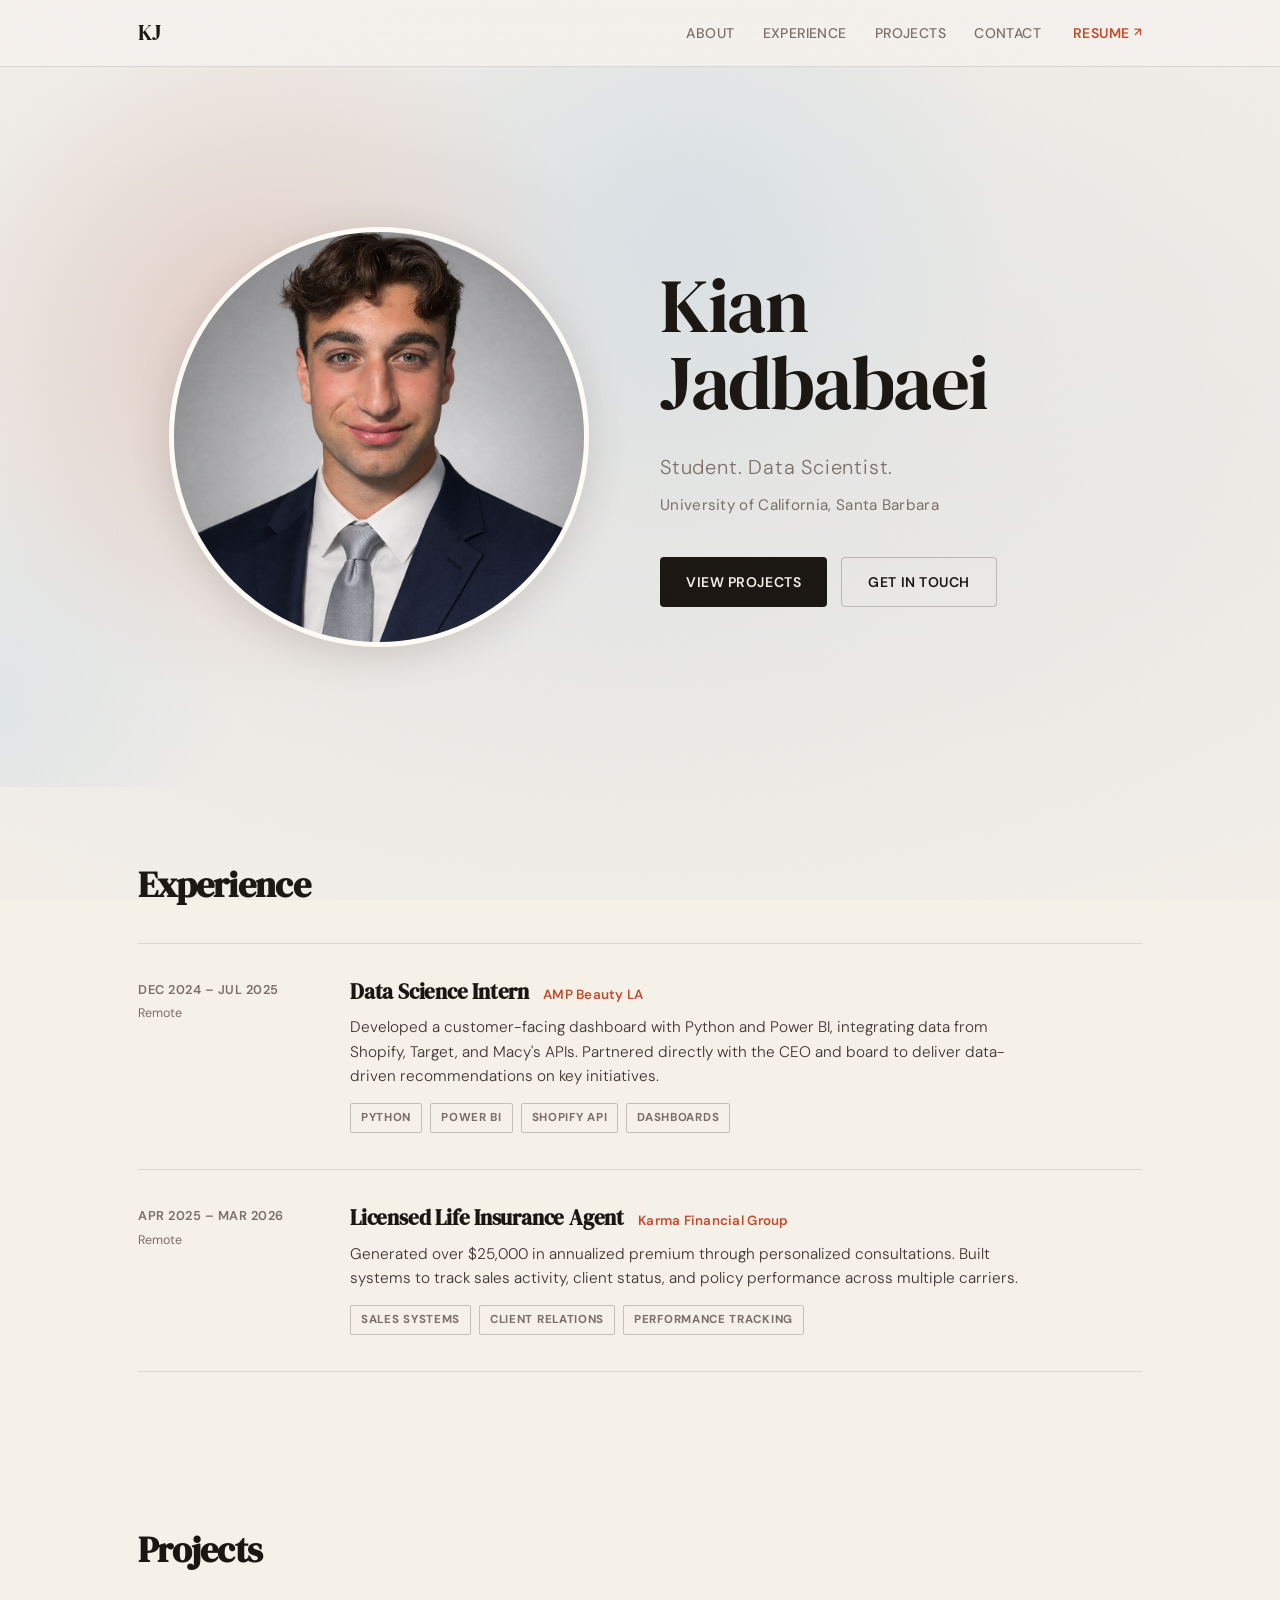
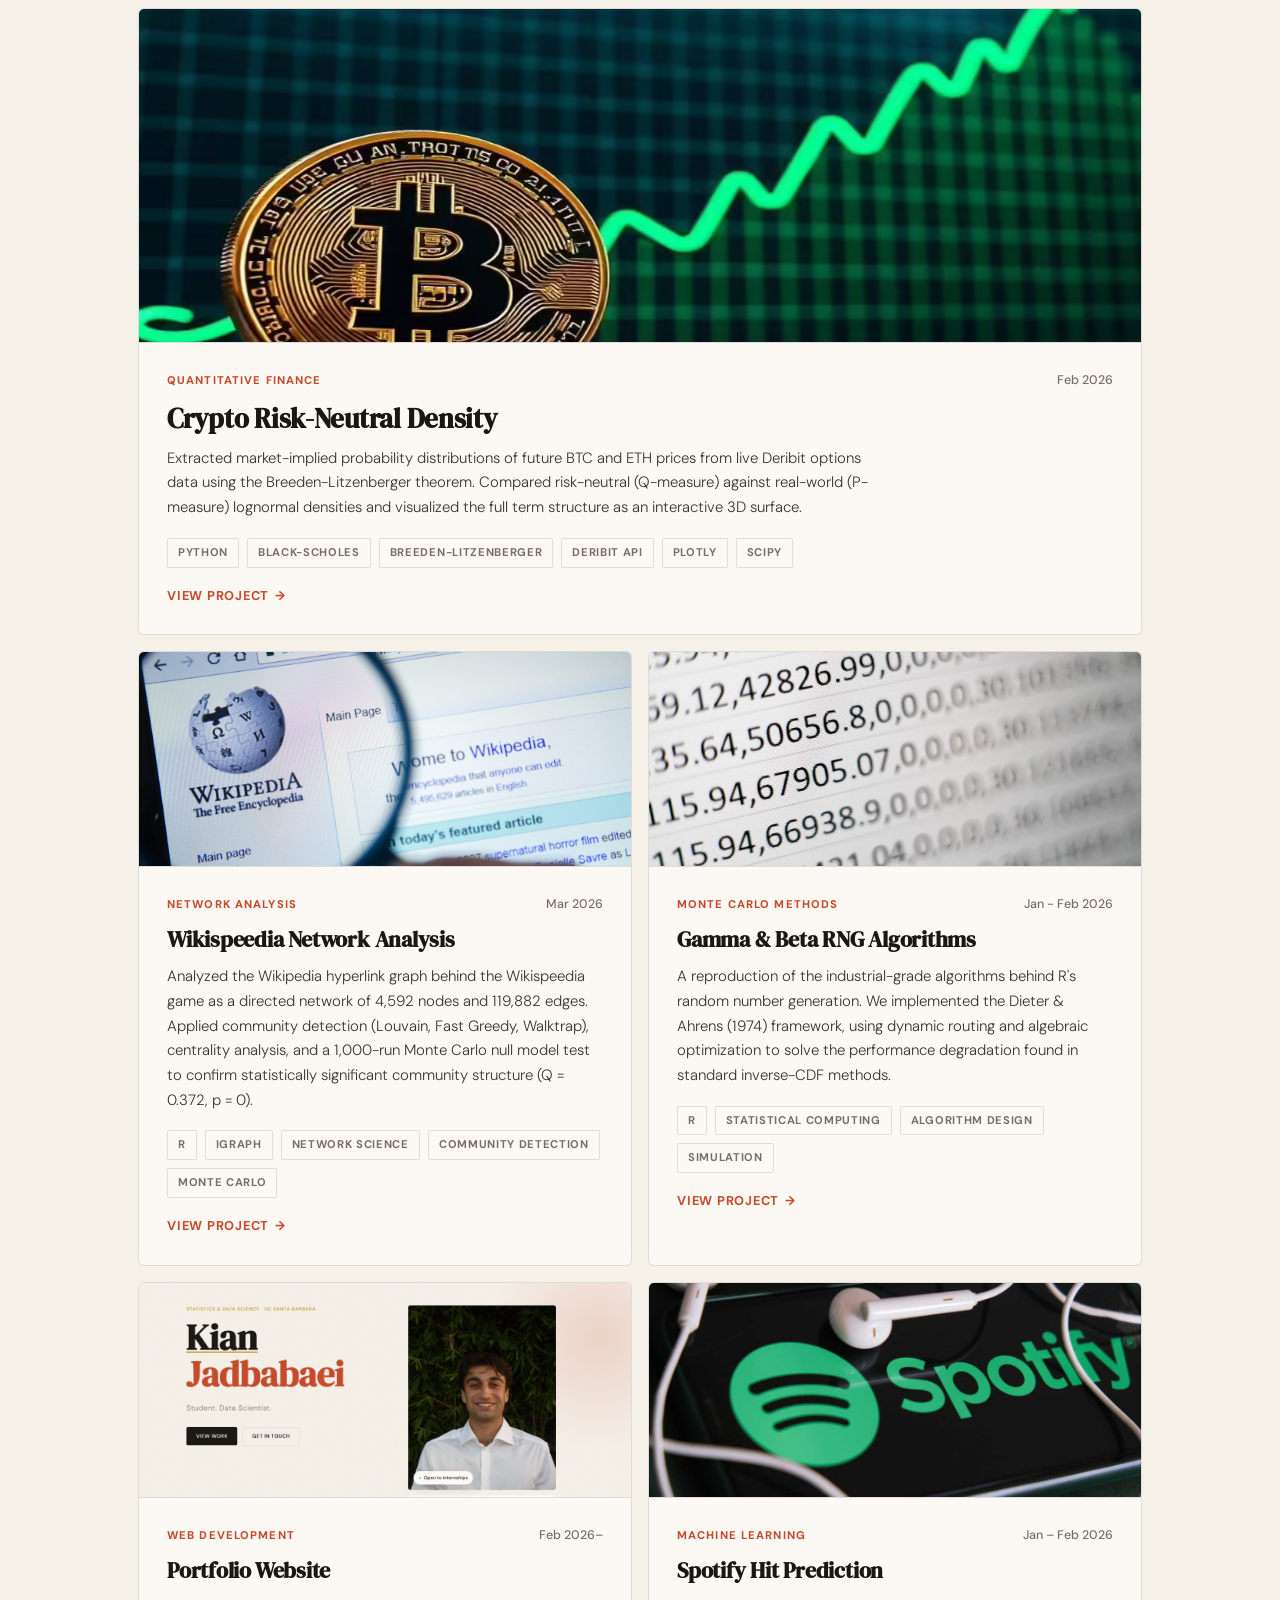
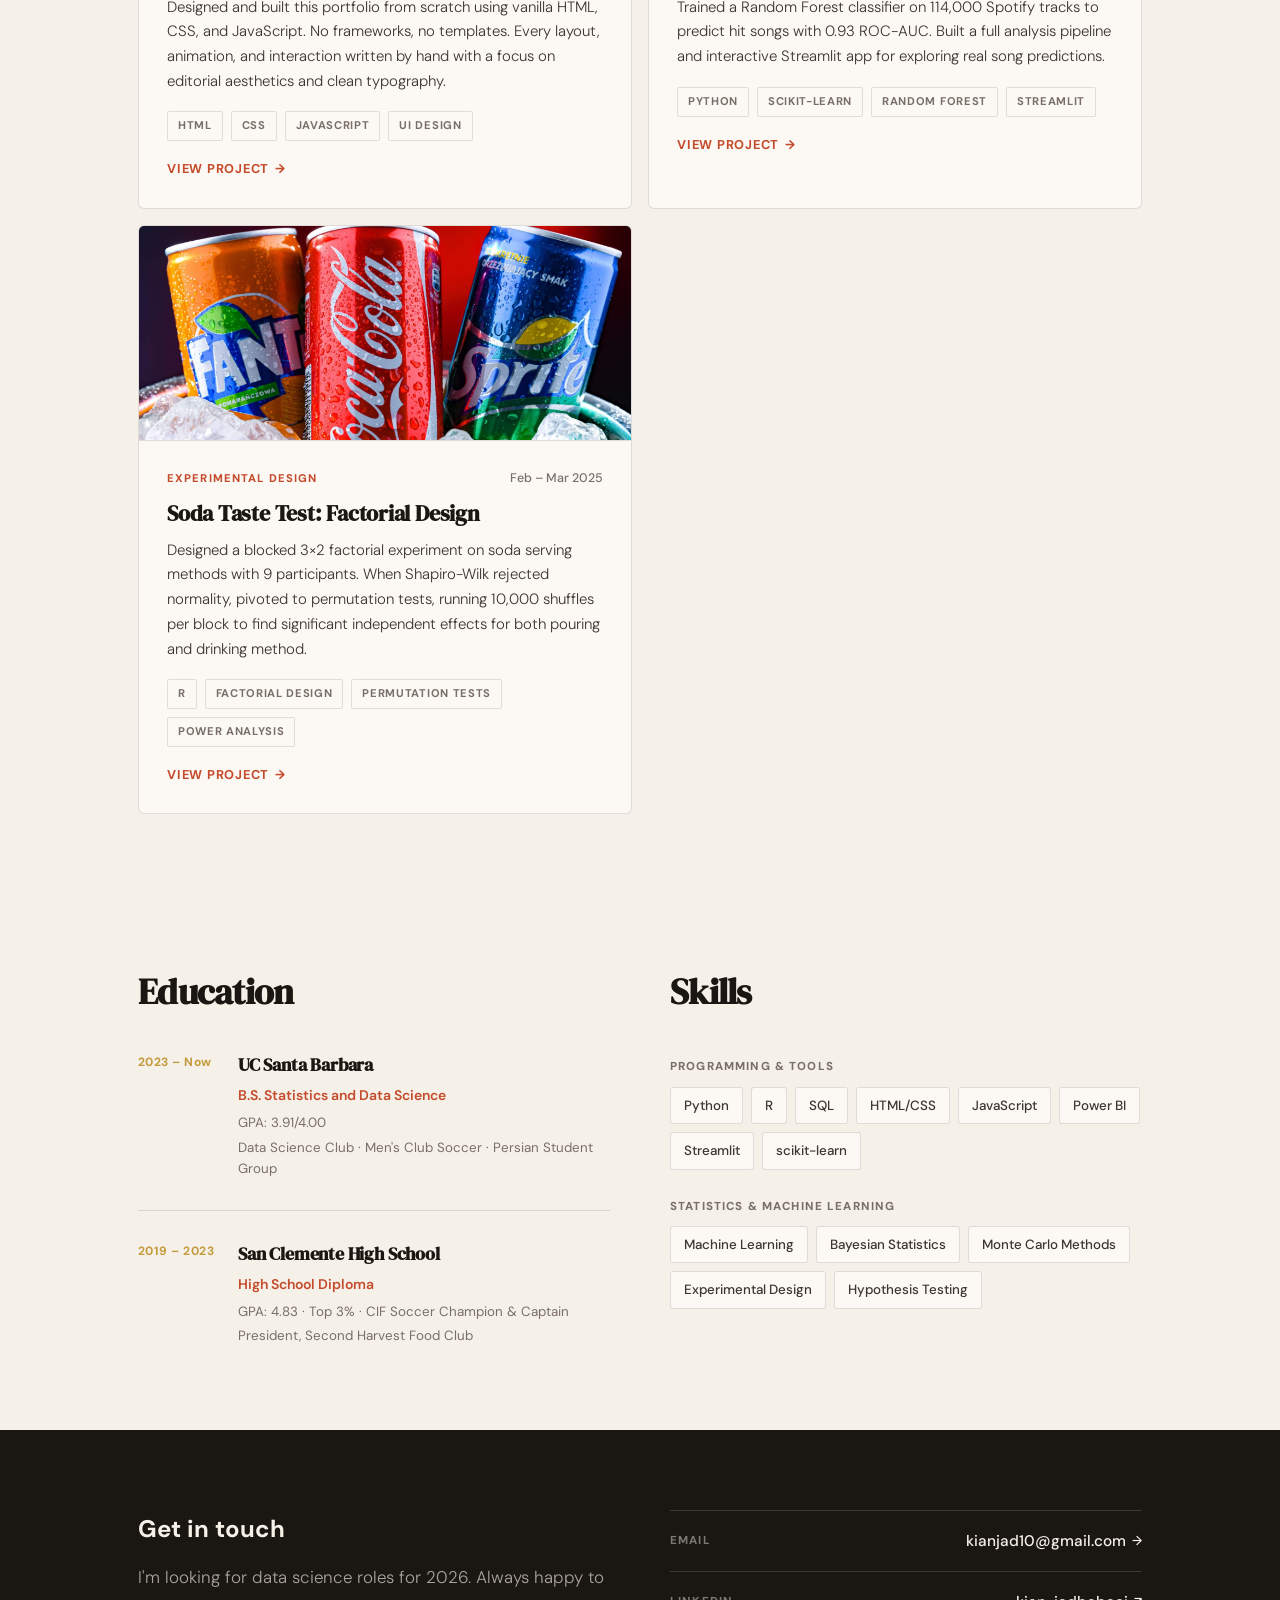
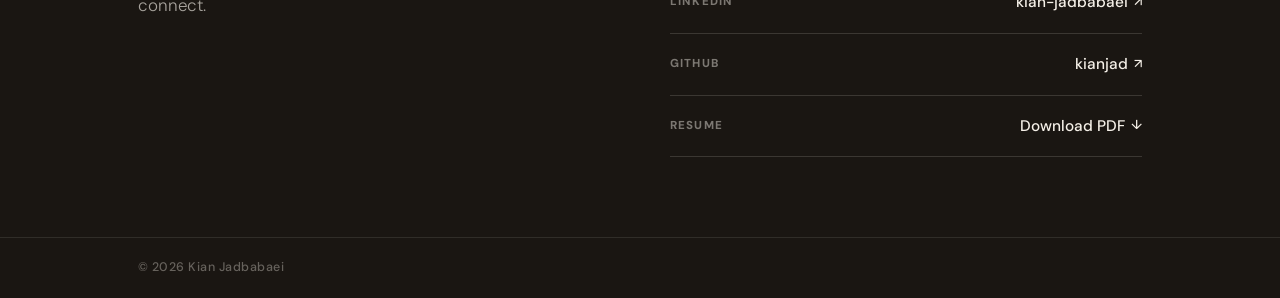
<file: index.html>
<!doctype html>
<html lang="en">
<head>
  <meta charset="utf-8" />
  <meta name="viewport" content="width=device-width, initial-scale=1" />
  <title>Kian Jadbabaei | Statistics & Data Science</title>
  <meta name="description" content="Kian Jadbabaei | Statistics & Data Science at UC Santa Barbara." />

  <link rel="preconnect" href="https://fonts.googleapis.com">
  <link rel="preconnect" href="https://fonts.gstatic.com" crossorigin>
  <link href="https://fonts.googleapis.com/css2?family=DM+Serif+Display&family=DM+Sans:ital,opsz,wght@0,9..40,300;0,9..40,400;0,9..40,500;0,9..40,600;1,9..40,300&display=swap" rel="stylesheet">

  <link rel="stylesheet" href="styles.css" />
  <!-- Google tag (gtag.js) -->
  <script async src="https://www.googletagmanager.com/gtag/js?id=G-7T1MLMVLRP"></script>
  <script>
    window.dataLayer = window.dataLayer || [];
    function gtag(){dataLayer.push(arguments);}
    gtag('js', new Date());

    gtag('config', 'G-7T1MLMVLRP');
  </script>

</head>
<body>

  <!-- Grain overlay -->
  <div class="grain" aria-hidden="true"></div>

  <header class="topbar">
    <div class="container topbar-inner">
      <a class="brand" href="#top">KJ</a>

      <nav class="nav" aria-label="Primary">
        <ul class="nav-links" id="nav-menu">
          <li><a href="#about">About</a></li>
          <li><a href="#experience">Experience</a></li>
          <li><a href="#projects">Projects</a></li>
          <li><a href="#contact">Contact</a></li>
        </ul>
        <a class="resume-link" href="Kian_Jadbabaei_Resume.pdf" target="_blank" rel="noopener" download>
          Resume <span class="arrow">↗</span>
        </a>
        <button class="nav-toggle" type="button" aria-expanded="false" aria-controls="nav-menu" aria-label="Toggle menu">
          <span></span><span></span>
        </button>
      </nav>
    </div>
  </header>

  <main id="top">

    <!-- ─── HERO ─── -->
    <section class="hero" id="about">
      <div class="hero-bg-accent" aria-hidden="true"></div>
      <div class="container hero-inner">
        <div class="hero-right">
          <div class="portrait-frame">
            <img src="portrait.png" alt="Portrait of Kian Jadbabaei" />
          </div>
        </div>

        <div class="hero-text">
          <h1>
            <span class="h1-line">
              <span class="char-wrap" style="--i:0"><span class="char">K</span></span><span class="char-wrap" style="--i:1"><span class="char">i</span></span><span class="char-wrap" style="--i:2"><span class="char">a</span></span><span class="char-wrap" style="--i:3"><span class="char">n</span></span>
            </span>
            <br>
            <span class="h1-italic">
              <span class="char-wrap" style="--i:5"><span class="char">J</span></span><span class="char-wrap" style="--i:6"><span class="char">a</span></span><span class="char-wrap" style="--i:7"><span class="char">d</span></span><span class="char-wrap" style="--i:8"><span class="char">b</span></span><span class="char-wrap" style="--i:9"><span class="char">a</span></span><span class="char-wrap" style="--i:10"><span class="char">b</span></span><span class="char-wrap" style="--i:11"><span class="char">a</span></span><span class="char-wrap" style="--i:12"><span class="char">e</span></span><span class="char-wrap" style="--i:13"><span class="char">i</span></span>
            </span>
          </h1>
          <p class="lead hero-lead-anim">Student. Data Scientist.<br><span class="hero-ucsb">University of California, Santa Barbara</span></p>
          <div class="hero-ctas hero-ctas-anim">
            <a class="btn-primary" href="#projects">View projects</a>
            <a class="btn-outline" href="mailto:kianjad10@gmail.com">Get in touch</a>
          </div>
        </div>
      </div>
    </section>

    <!-- ─── CURRENTLY ─── -->

    <!-- ─── EXPERIENCE ─── -->
    <section class="section" id="experience">
      <div class="container">
        <div class="section-header">
          
          <h2>Experience</h2>
        </div>

        <div class="experience-list">

          <div class="exp-item">
            <div class="exp-meta">
              <p class="exp-period">Dec 2024 – Jul 2025</p>
              <p class="exp-type">Remote</p>
            </div>
            <div class="exp-content">
              <div class="exp-header">
                <h3>Data Science Intern</h3>
                <span class="exp-company">AMP Beauty LA</span>
              </div>
              <p>Developed a customer-facing dashboard with Python and Power BI, integrating data from Shopify, Target, and Macy's APIs. Partnered directly with the CEO and board to deliver data-driven recommendations on key initiatives.</p>
              <div class="exp-tags">
                <span>Python</span>
                <span>Power BI</span>
                <span>Shopify API</span>
                <span>Dashboards</span>
              </div>
            </div>
          </div>

          <div class="exp-item">
            <div class="exp-meta">
              <p class="exp-period">Apr 2025 – Mar 2026</p>
              <p class="exp-type">Remote</p>
            </div>
            <div class="exp-content">
              <div class="exp-header">
                <h3>Licensed Life Insurance Agent</h3>
                <span class="exp-company">Karma Financial Group</span>
              </div>
              <p>Generated over $25,000 in annualized premium through personalized consultations. Built systems to track sales activity, client status, and policy performance across multiple carriers.</p>
              <div class="exp-tags">
                <span>Sales Systems</span>
                <span>Client Relations</span>
                <span>Performance Tracking</span>
              </div>
            </div>
          </div>

        </div>
      </div>
    </section>

    <!-- ─── PROJECTS ─── -->
    <section class="section" id="projects">
      <div class="container">
        <div class="section-header">
          
          <h2>Projects</h2>
        </div>

        <div class="projects-grid">

          <!-- 1. FEATURED: Crypto (full width) -->
          <a href="project-crypto.html" class="project-card project-card--featured project-card--clickable" style="text-decoration:none; color:inherit; display:block;">
            <div class="project-thumb">
              <img src="crypto-thumbnail.png" alt="Crypto Risk-Neutral Density project preview" />
            </div>
            <div class="project-card-inner">
              <div class="project-top">
                <span class="project-tag">Quantitative Finance</span>
                <span class="project-date">Feb 2026</span>
              </div>
              <h3>Crypto Risk-Neutral Density</h3>
              <p>Extracted market-implied probability distributions of future BTC and ETH prices from live Deribit options data using the Breeden-Litzenberger theorem. Compared risk-neutral (Q-measure) against real-world (P-measure) lognormal densities and visualized the full term structure as an interactive 3D surface.</p>
              <div class="project-skills">
                <span>Python</span>
                <span>Black-Scholes</span>
                <span>Breeden-Litzenberger</span>
                <span>Deribit API</span>
                <span>Plotly</span>
                <span>SciPy</span>
              </div>
              <div class="project-card-cta">View Project <span>→</span></div>
            </div>
          </a>

          <!-- 2. Wikispeedia (new) -->
          <a href="project-wikispeedia.html" class="project-card project-card--clickable" style="text-decoration:none; color:inherit; display:block;">
            <div class="project-thumb">
              <img src="project-wikispeedia-thumbnail.jpg" alt="Wikispeedia Network Analysis project preview" />
            </div>
            <div class="project-card-inner">
              <div class="project-top">
                <span class="project-tag">Network Analysis</span>
                <span class="project-date">Mar 2026</span>
              </div>
              <h3>Wikispeedia Network Analysis</h3>
              <p>Analyzed the Wikipedia hyperlink graph behind the Wikispeedia game as a directed network of 4,592 nodes and 119,882 edges. Applied community detection (Louvain, Fast Greedy, Walktrap), centrality analysis, and a 1,000-run Monte Carlo null model test to confirm statistically significant community structure (Q = 0.372, p = 0).</p>
              <div class="project-skills">
                <span>R</span>
                <span>igraph</span>
                <span>Network Science</span>
                <span>Community Detection</span>
                <span>Monte Carlo</span>
              </div>
              <div class="project-card-cta">View Project <span>→</span></div>
            </div>
          </a>

          <!-- 3. RNG -->
          <a href="project-rng.html" class="project-card project-card--clickable" style="text-decoration:none; color:inherit; display:block;">
            <div class="project-thumb">
              <img src="rng-thumbnail.jpg" alt="Gamma & Beta RNG Algorithms project preview" />
            </div>
            <div class="project-card-inner">
              <div class="project-top">
                <span class="project-tag">Monte Carlo Methods</span>
                <span class="project-date">Jan - Feb 2026</span>
              </div>
              <h3>Gamma & Beta RNG Algorithms</h3>
              <p>A reproduction of the industrial-grade algorithms behind R's random number generation. We implemented the Dieter & Ahrens (1974) framework, using dynamic routing and algebraic optimization to solve the performance degradation found in standard inverse-CDF methods.</p>
              <div class="project-skills">
                <span>R</span>
                <span>Statistical Computing</span>
                <span>Algorithm Design</span>
                <span>Simulation</span>
              </div>
              <div class="project-card-cta">View Project <span>→</span></div>
            </div>
          </a>

          <!-- 4. Portfolio -->
          <a href="project-portfolio.html" class="project-card project-card--clickable" style="text-decoration:none; color:inherit; display:block;">
            <div class="project-thumb">
              <img src="project-portfolio-thumbnail.png" alt="Portfolio website project preview" />
            </div>
            <div class="project-card-inner">
              <div class="project-top">
                <span class="project-tag">Web Development</span>
                <span class="project-date">Feb 2026–</span>
              </div>
              <h3>Portfolio Website</h3>
              <p>Designed and built this portfolio from scratch using vanilla HTML, CSS, and JavaScript. No frameworks, no templates. Every layout, animation, and interaction written by hand with a focus on editorial aesthetics and clean typography.</p>
              <div class="project-skills">
                <span>HTML</span>
                <span>CSS</span>
                <span>JavaScript</span>
                <span>UI Design</span>
              </div>
              <div class="project-card-cta">View Project <span>→</span></div>
            </div>
          </a>

          <!-- 5. Spotify -->
          <a href="project-spotify.html" class="project-card project-card--clickable" style="text-decoration:none; color:inherit; display:block;">
            <div class="project-thumb">
              <img src="spotify-thumbnail.jpg" alt="Spotify Hit Prediction project preview" />
            </div>
            <div class="project-card-inner">
              <div class="project-top">
                <span class="project-tag">Machine Learning</span>
                <span class="project-date">Jan – Feb 2026</span>
              </div>
              <h3>Spotify Hit Prediction</h3>
              <p>Trained a Random Forest classifier on 114,000 Spotify tracks to predict hit songs with 0.93 ROC-AUC. Built a full analysis pipeline and interactive Streamlit app for exploring real song predictions.</p>
              <div class="project-skills">
                <span>Python</span>
                <span>scikit-learn</span>
                <span>Random Forest</span>
                <span>Streamlit</span>
              </div>
              <div class="project-card-cta">View Project <span>→</span></div>
            </div>
          </a>

          <!-- 6. Soda -->
          <a href="project-soda.html" class="project-card project-card--clickable" style="text-decoration:none; color:inherit; display:block;">
            <div class="project-thumb">
              <img src="soda-thumbnail.jpg" alt="Soda Taste Test project preview" />
            </div>
            <div class="project-card-inner">
              <div class="project-top">
                <span class="project-tag">Experimental Design</span>
                <span class="project-date">Feb – Mar 2025</span>
              </div>
              <h3>Soda Taste Test: Factorial Design</h3>
              <p>Designed a blocked 3×2 factorial experiment on soda serving methods with 9 participants. When Shapiro-Wilk rejected normality, pivoted to permutation tests, running 10,000 shuffles per block to find significant independent effects for both pouring and drinking method.</p>
              <div class="project-skills">
                <span>R</span>
                <span>Factorial Design</span>
                <span>Permutation Tests</span>
                <span>Power Analysis</span>
              </div>
              <div class="project-card-cta">View Project <span>→</span></div>
            </div>
          </a>

        </div>
      </div>
    </section>

    <!-- ─── EDUCATION + SKILLS ─── -->
    <section class="section" id="education">
      <div class="container">
        <div class="two-col">

          <div>
            <div class="section-header">
              
              <h2>Education</h2>
            </div>

            <div class="edu-item">
              <div class="edu-year">2023 – Now</div>
              <div class="edu-body">
                <h3>UC Santa Barbara</h3>
                <p class="edu-degree">B.S. Statistics and Data Science</p>
                <p class="edu-detail">GPA: 3.91/4.00</p>
                <p class="edu-detail">Data Science Club · Men's Club Soccer · Persian Student Group</p>
              </div>
            </div>

            <div class="edu-item">
              <div class="edu-year">2019 – 2023</div>
              <div class="edu-body">
                <h3>San Clemente High School</h3>
                <p class="edu-degree">High School Diploma</p>
                <p class="edu-detail">GPA: 4.83 · Top 3% · CIF Soccer Champion &amp; Captain</p>
                <p class="edu-detail">President, Second Harvest Food Club</p>
              </div>
            </div>
          </div>

          <div>
            <div class="section-header">
              
              <h2>Skills</h2>
            </div>

            <div class="skills-block">
              <div class="skill-group">
                <h4>Programming & Tools</h4>
                <div class="skill-pills">
                  <span>Python</span><span>R</span><span>SQL</span><span>HTML/CSS</span><span>JavaScript</span><span>Power BI</span><span>Streamlit</span><span>scikit-learn</span>
                </div>
              </div>
              <div class="skill-group">
                <h4>Statistics & Machine Learning</h4>
                <div class="skill-pills">
                  <span>Machine Learning</span><span>Bayesian Statistics</span><span>Monte Carlo Methods</span><span>Experimental Design</span><span>Hypothesis Testing</span>
                </div>
              </div>
            </div>
          </div>

        </div>
      </div>
    </section>

    <!-- ─── CONTACT ─── -->
    <section class="section contact-section" id="contact">
      <div class="container">
        <div class="contact-inner">
          <div class="contact-text">
            
            <h2>Get in touch</h2>
            <p>I'm looking for data science roles for 2026. Always happy to connect.
            </p>
          </div>
          <div class="contact-links">
            <a href="mailto:kianjad10@gmail.com" class="contact-link">
              <span class="contact-link-label">Email</span>
              <span class="contact-link-value">kianjad10@gmail.com<span class="arrow">→</span></span>
            </a>
            <a href="https://www.linkedin.com/in/kian-jadbabaei" target="_blank" rel="noopener" class="contact-link">
              <span class="contact-link-label">LinkedIn</span>
              <span class="contact-link-value">kian-jadbabaei <span class="arrow">↗</span></span>
            </a>
            <a href="https://www.github.com/kianjad" target="_blank" rel="noopener" class="contact-link">
              <span class="contact-link-label">Github</span>
              <span class="contact-link-value">kianjad<span class="arrow">↗</span></span>
            </a>
            <a href="Kian_Jadbabaei_Resume.pdf" download class="contact-link">
              <span class="contact-link-label">Resume</span>
              <span class="contact-link-value">Download PDF <span class="arrow">↓</span></span>
            </a>
          </div>
        </div>
      </div>
    </section>

  </main>

  <footer class="footer">
    <div class="container footer-inner">
      <p>© 2026 Kian Jadbabaei</p>
    </div>
  </footer>

  <script>
    if (window.innerWidth < 768) {
      const banner = document.createElement('div');
      banner.innerHTML = 'Best viewed on a larger screen <button onclick="this.parentElement.remove()" style="background:none;border:none;color:rgba(245,240,232,0.6);font-size:1rem;cursor:pointer;margin-left:12px;">×</button>';
      Object.assign(banner.style, {
        position: 'fixed', bottom: '0', left: '0', right: '0', zIndex: '100',
        background: 'rgba(26,22,18,0.92)', color: 'rgba(245,240,232,0.9)',
        fontSize: '0.82rem', padding: '12px 20px', textAlign: 'center',
        backdropFilter: 'blur(10px)', letterSpacing: '0.01em'
      });
      document.body.appendChild(banner);
    }
  </script>

  <script src="script.js"></script>
</body>
</html>
</file>
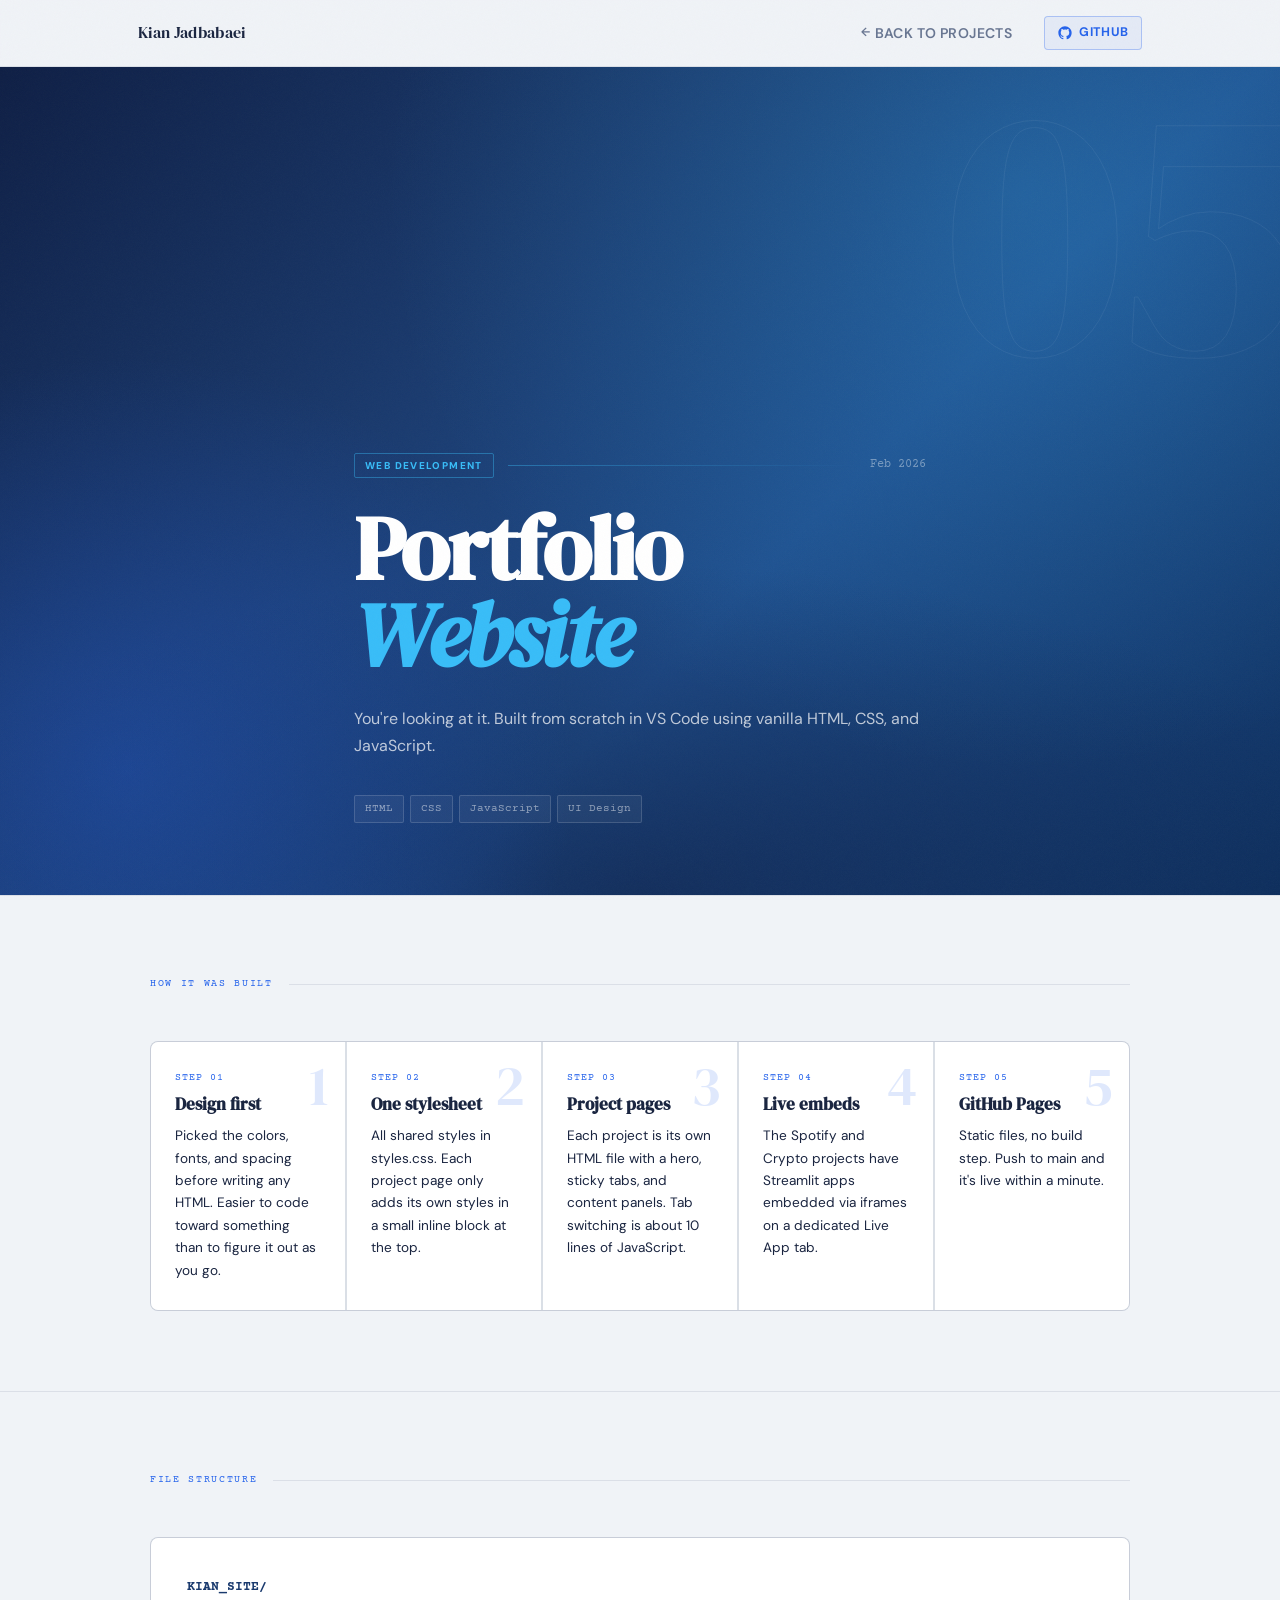
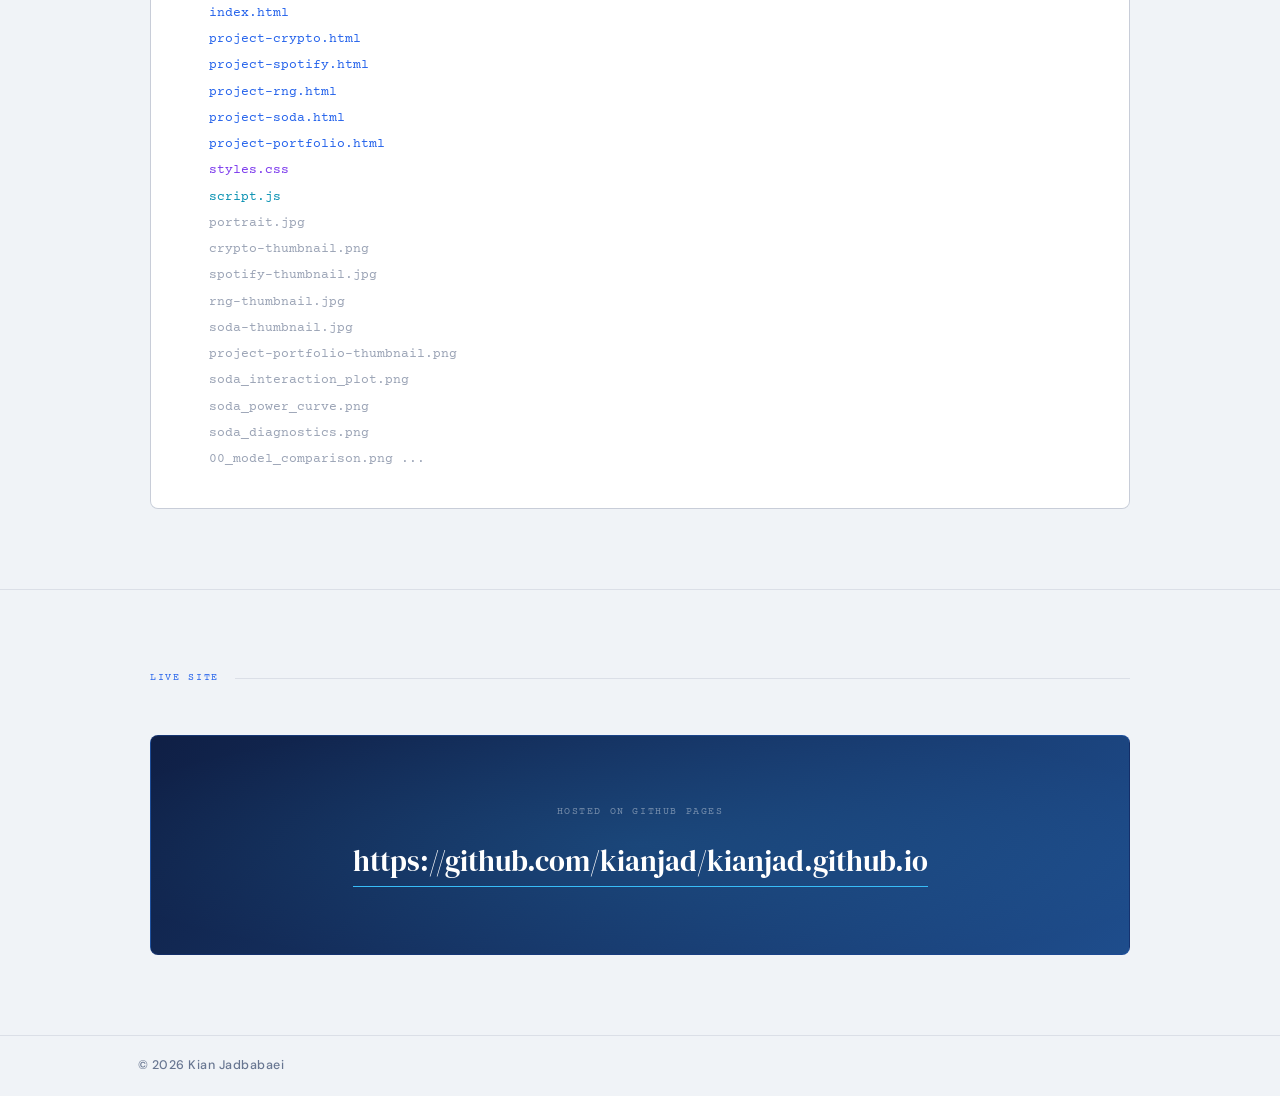
<file: project-portfolio.html>
<!doctype html>
<html lang="en">
<head>
  <meta charset="utf-8" />
  <meta name="viewport" content="width=device-width, initial-scale=1" />
  <title>Portfolio Website | Kian Jadbabaei</title>
  <link rel="preconnect" href="https://fonts.googleapis.com">
  <link rel="preconnect" href="https://fonts.gstatic.com" crossorigin>
  <link href="https://fonts.googleapis.com/css2?family=DM+Serif+Display:ital@0;1&family=DM+Sans:ital,opsz,wght@0,9..40,300;0,9..40,400;0,9..40,500;0,9..40,700;1,9..40,300&family=Courier+Prime:ital,wght@0,400;0,700;1,400&display=swap" rel="stylesheet">
  <link rel="stylesheet" href="styles.css" />
  <style>
    :root {
      --p-bg:      #f0f3f7;
      --p-bg2:     #e4eaf2;
      --p-border:  rgba(30,50,90,0.1);
      --p-ink:     #1a2540;
      --p-muted:   rgba(30,50,90,0.65);
      --p-faint:   rgba(30,50,90,0.05);
      --p-accent:  #2563eb;
      --p-bright:  #38bdf8;
      --p-gold:    #2563eb;
    }

    * { box-sizing: border-box; margin: 0; padding: 0; }

    body {
      background: var(--p-bg);
      color: var(--p-ink);
      font-family: var(--sans);
      overflow-x: hidden;
    }

    /* ── Topbar override ── */
    .topbar {
      background: rgba(240,243,247,0.85) !important;
      border-bottom: 1px solid var(--p-border) !important;
      backdrop-filter: blur(12px) !important;
    }
    .topbar.scrolled { box-shadow: 0 4px 16px rgba(30,50,90,0.08) !important; }
    .brand-full { color: var(--p-ink) !important; }
    .brand-full:hover { color: var(--p-accent) !important; }
    .resume-link { color: var(--p-muted) !important; }
    .resume-link:hover { color: var(--p-ink) !important; }
    .arrow { color: var(--p-muted) !important; }
    .github-link {
      color: var(--p-accent) !important;
      border-color: rgba(37,99,235,0.3) !important;
      background: rgba(37,99,235,0.06) !important;
    }
    .github-link:hover {
      color: #fff !important;
      border-color: var(--p-accent) !important;
      background: var(--p-accent) !important;
    }

    /* ── Hero ── */
    .port-hero {
      min-height: 92vh;
      display: flex;
      flex-direction: column;
      justify-content: flex-end;
      padding: 0 0 72px;
      position: relative;
      overflow: hidden;
      background: linear-gradient(135deg, #0f1f45 0%, #1a3a6e 35%, #1e4d8c 60%, #0e3060 100%);
    }
    .port-hero-bg {
      position: absolute;
      inset: 0;
      background:
        radial-gradient(ellipse 50% 70% at 80% 15%, rgba(56,189,248,0.22), transparent),
        radial-gradient(ellipse 35% 50% at 10% 85%, rgba(37,99,235,0.3), transparent),
        radial-gradient(ellipse 60% 40% at 50% 100%, rgba(15,31,69,0.6), transparent);
    }
    .port-ghost-num {
      position: absolute;
      top: -0.05em;
      right: -0.02em;
      font-family: var(--serif);
      font-size: clamp(260px, 28vw, 400px);
      line-height: 1;
      color: transparent;
      -webkit-text-stroke: 1px rgba(255,255,255,0.06);
      pointer-events: none;
      user-select: none;
      letter-spacing: -0.04em;
    }
    .port-hero-inner {
      position: relative;
      max-width: var(--container);
      margin: 0 auto;
      padding: 0 40px;
    }
    .port-eyebrow {
      display: flex;
      align-items: center;
      gap: 14px;
      margin-bottom: 28px;
    }
    .port-tag {
      font-size: 0.62rem;
      font-weight: 800;
      letter-spacing: 0.14em;
      text-transform: uppercase;
      color: var(--p-bright);
      border: 1px solid rgba(56,189,248,0.4);
      padding: 4px 10px;
      border-radius: 2px;
    }
    .port-eyebrow-line {
      flex: 1;
      height: 1px;
      background: linear-gradient(to right, rgba(56,189,248,0.4), transparent);
    }
    .port-eyebrow-date {
      font-family: 'Courier Prime', monospace;
      font-size: 0.72rem;
      color: rgba(255,255,255,0.4);
    }
    .port-title {
      font-family: var(--serif);
      font-size: clamp(3rem, 7vw, 6rem);
      line-height: 0.95;
      letter-spacing: -0.03em;
      color: #fff;
      margin-bottom: 28px;
    }
    .port-title em {
      font-style: italic;
      color: var(--p-bright);
    }
    .port-desc {
      font-size: 1rem;
      color: rgba(255,255,255,0.72);
      font-weight: 400;
      line-height: 1.7;
      max-width: 52ch;
      margin-bottom: 36px;
    }
    .port-skills {
      display: flex;
      flex-wrap: wrap;
      gap: 6px;
    }
    .port-skills span {
      font-family: 'Courier Prime', monospace;
      font-size: 0.7rem;
      color: rgba(255,255,255,0.5);
      border: 1px solid rgba(255,255,255,0.15);
      background: rgba(255,255,255,0.05);
      padding: 4px 10px;
      border-radius: 2px;
    }

    /* Right aside stats */
    .port-hero-aside { padding-bottom: 6px; }
    .port-stat-row {
      border-top: 1px solid rgba(255,255,255,0.1);
      padding: 18px 0;
      display: flex;
      align-items: baseline;
      justify-content: space-between;
      gap: 12px;
    }
    .port-stat-row:last-child { border-bottom: 1px solid rgba(255,255,255,0.1); }
    .port-stat-num {
      font-family: var(--serif);
      font-size: 2.4rem;
      color: #fff;
      line-height: 1;
    }
    .port-stat-num.accent { color: var(--p-bright); }
    .port-stat-label {
      font-family: 'Courier Prime', monospace;
      font-size: 0.68rem;
      color: rgba(255,255,255,0.35);
      text-transform: uppercase;
      letter-spacing: 0.08em;
      text-align: right;
    }

    /* Scroll hint */
    .port-scroll-hint {
      position: absolute;
      bottom: 28px;
      left: 50%;
      transform: translateX(-50%);
      display: flex;
      flex-direction: column;
      align-items: center;
      gap: 8px;
      opacity: 0.35;
      animation: portBob 2.4s ease-in-out infinite;
    }
    .port-scroll-hint span {
      font-family: 'Courier Prime', monospace;
      font-size: 0.6rem;
      letter-spacing: 0.12em;
      text-transform: uppercase;
      color: #fff;
    }
    .port-scroll-arrow { width: 1px; height: 40px; background: linear-gradient(to bottom, rgba(255,255,255,0.6), transparent); }
    @keyframes portBob { 0%,100%{transform:translateX(-50%) translateY(0)} 50%{transform:translateX(-50%) translateY(6px)} }

    /* ══ SECTIONS ══ */
    .port-section { border-top: 1px solid var(--p-border); padding: 80px 0; }
    .port-container { max-width: var(--container); margin: 0 auto; padding: 0 40px; }

    .port-section-label {
      font-family: 'Courier Prime', monospace;
      font-size: 0.65rem;
      letter-spacing: 0.16em;
      text-transform: uppercase;
      color: var(--p-accent);
      margin-bottom: 48px;
      display: flex;
      align-items: center;
      gap: 16px;
    }
    .port-section-label::after {
      content: '';
      flex: 1;
      height: 1px;
      background: var(--p-border);
    }

    /* Design system grid */
    .port-ds-grid {
      display: grid;
      grid-template-columns: 1fr 1fr;
      gap: 2px;
      background: var(--p-border);
      border: 1px solid var(--p-border);
      border-radius: 8px;
      overflow: hidden;
      margin-bottom: 2px;
    }
    .port-ds-cell { background: #fff; padding: 32px 36px; }
    .port-ds-cell.full { grid-column: 1 / -1; }
    .port-ds-cell-label {
      font-family: 'Courier Prime', monospace;
      font-size: 0.62rem;
      letter-spacing: 0.12em;
      text-transform: uppercase;
      color: var(--p-muted);
      margin-bottom: 20px;
    }

    /* Palette */
    .port-palette { display: flex; gap: 0; height: 64px; border-radius: 5px; overflow: hidden; margin-bottom: 10px; }
    .port-swatch { flex: 1; position: relative; }
    .port-swatch-tip {
      position: absolute;
      bottom: 6px;
      left: 8px;
      font-family: 'Courier Prime', monospace;
      font-size: 0.58rem;
      letter-spacing: 0.04em;
      opacity: 0.7;
    }

    /* Type specimen */
    .port-type-row {
      border-bottom: 1px solid var(--p-border);
      padding: 14px 0;
      display: flex;
      align-items: baseline;
      gap: 24px;
    }
    .port-type-row:last-child { border-bottom: none; }
    .port-type-meta {
      font-family: 'Courier Prime', monospace;
      font-size: 0.6rem;
      color: var(--p-muted);
      min-width: 140px;
      letter-spacing: 0.06em;
    }
    .port-type-sample-serif { font-family: var(--serif); font-size: 2rem; color: var(--p-ink); line-height: 1; }
    .port-type-sample-sans { font-family: var(--sans); font-size: 0.92rem; color: rgba(26,37,64,0.6); font-weight: 300; line-height: 1.6; }
    .port-type-sample-mono { font-family: 'Courier Prime', monospace; font-size: 0.78rem; color: var(--p-accent); }

    /* Full-width features row */
    .port-features-row {
      display: grid;
      grid-template-columns: repeat(3, 1fr);
      gap: 40px;
    }
    .port-feature-title { font-family: var(--serif); font-size: 1.05rem; color: var(--p-ink); margin-bottom: 8px; }
    .port-feature-desc { font-size: 0.82rem; color: var(--p-muted); font-weight: 300; line-height: 1.65; }

    /* Process strip */
    .port-process-strip {
      display: grid;
      grid-template-columns: repeat(5, 1fr);
      gap: 2px;
      background: var(--p-border);
      border: 1px solid var(--p-border);
      border-radius: 8px;
      overflow: hidden;
    }
    .port-process-step { background: #fff; padding: 28px 24px; position: relative; }
    .port-process-num {
      font-family: var(--serif);
      font-size: 3.5rem;
      color: rgba(37,99,235,0.15);
      line-height: 1;
      position: absolute;
      top: 16px;
      right: 16px;
      user-select: none;
    }
    .port-process-step-label {
      font-family: 'Courier Prime', monospace;
      font-size: 0.6rem;
      letter-spacing: 0.1em;
      text-transform: uppercase;
      color: var(--p-accent);
      margin-bottom: 10px;
    }
    .port-process-step h4 { font-family: var(--serif); font-size: 1.05rem; color: var(--p-ink); margin-bottom: 10px; line-height: 1.2; }
    .port-process-step p { font-size: 0.85rem; color: var(--p-ink); font-weight: 400; line-height: 1.65; }

    /* File tree + two-col */
    .port-two-up {
      display: grid;
      grid-template-columns: 1fr 1fr;
      gap: 2px;
      background: var(--p-border);
      border: 1px solid var(--p-border);
      border-radius: 8px;
      overflow: hidden;
    }
    .port-two-cell { background: #fff; padding: 36px; }
    .port-two-cell h4 { font-family: var(--serif); font-size: 1.1rem; color: var(--p-ink); margin-bottom: 14px; }
    .port-two-cell p { font-size: 0.88rem; color: var(--p-ink); font-weight: 400; line-height: 1.7; margin-bottom: 12px; }
    .port-two-cell p:last-child { margin-bottom: 0; }

    .port-file-tree {
      font-family: 'Courier Prime', monospace;
      font-size: 0.82rem;
      line-height: 2;
      color: var(--p-ink);
    }
    .port-file-tree .dir  { color: #1a3a6e; font-weight: 700; }
    .port-file-tree .html { color: #2563eb; }
    .port-file-tree .css  { color: #7c3aed; }
    .port-file-tree .js   { color: #0891b2; }
    .port-file-tree .img  { color: rgba(30,50,90,0.45); }
    .port-file-tree .indent  { padding-left: 22px; display: block; }

    /* Live site */
    .port-live {
      min-height: 220px;
      display: flex;
      flex-direction: column;
      align-items: center;
      justify-content: center;
      gap: 18px;
      text-align: center;
      background: linear-gradient(135deg, #0f1f45, #1e4d8c);
      border: 1px solid rgba(37,99,235,0.2);
      border-radius: 8px;
      padding: 60px 24px;
      position: relative;
      overflow: hidden;
    }
    .port-live::before {
      content: '';
      position: absolute;
      inset: 0;
      background: radial-gradient(ellipse 60% 60% at 50% 50%, rgba(56,189,248,0.12), transparent);
    }
    .port-live-label {
      font-family: 'Courier Prime', monospace;
      font-size: 0.62rem;
      letter-spacing: 0.16em;
      text-transform: uppercase;
      color: rgba(255,255,255,0.4);
      position: relative;
    }
    .port-live-url {
      font-family: var(--serif);
      font-size: clamp(1.1rem, 2.5vw, 1.8rem);
      color: #fff;
      text-decoration: none;
      border-bottom: 1px solid var(--p-bright);
      padding-bottom: 2px;
      transition: color 0.15s;
      position: relative;
    }
    .port-live-url:hover { color: var(--p-bright); }
    .port-live-note { font-size: 0.78rem; color: rgba(255,255,255,0.35); font-weight: 300; position: relative; }

    /* Footer override */
    .footer { background: var(--p-bg) !important; border-top: 1px solid var(--p-border) !important; }
    .footer p { color: var(--p-muted) !important; }

    /* Responsive */
    @media (max-width: 900px) {
      .port-hero-inner { grid-template-columns: 1fr; }
      .port-hero-aside { display: none; }
      .port-ghost-num { display: none; }
      .port-ds-grid { grid-template-columns: 1fr; }
      .port-process-strip { grid-template-columns: 1fr 1fr; }
      .port-two-up { grid-template-columns: 1fr; }
      .port-features-row { grid-template-columns: 1fr; gap: 24px; }
    }
    @media (max-width: 560px) {
      .port-container { padding: 0 20px; }
      .port-hero-inner { padding: 0 20px; }
      .port-process-strip { grid-template-columns: 1fr; }
    }
  </style>

  <!-- Google tag (gtag.js) -->
  <script async src="https://www.googletagmanager.com/gtag/js?id=G-7T1MLMVLRP"></script>
  <script>
    window.dataLayer = window.dataLayer || [];
    function gtag(){dataLayer.push(arguments);}
    gtag('js', new Date());

    gtag('config', 'G-7T1MLMVLRP');
  </script>

</head>
<body>

<div class="grain" aria-hidden="true"></div>

<header class="topbar">
  <div class="container topbar-inner">
    <a class="brand brand-full" href="index.html">Kian Jadbabaei</a>
    <nav class="nav" aria-label="Primary">
      <a class="resume-link" href="index.html#projects"><span class="arrow">←</span> Back to Projects</a>
      <a class="github-link" href="https://github.com/kianjad/kianjad.github.io" target="_blank" rel="noopener" aria-label="View on GitHub"><svg width="16" height="16" viewBox="0 0 24 24" fill="currentColor" xmlns="http://www.w3.org/2000/svg"><path d="M12 2C6.477 2 2 6.477 2 12c0 4.418 2.865 8.166 6.839 9.489.5.092.682-.217.682-.482 0-.237-.009-.868-.013-1.703-2.782.604-3.369-1.341-3.369-1.341-.454-1.155-1.11-1.463-1.11-1.463-.908-.62.069-.608.069-.608 1.003.07 1.531 1.03 1.531 1.03.892 1.529 2.341 1.087 2.91.832.092-.647.35-1.088.636-1.338-2.22-.253-4.555-1.11-4.555-4.943 0-1.091.39-1.984 1.029-2.683-.103-.253-.446-1.27.098-2.647 0 0 .84-.269 2.75 1.025A9.578 9.578 0 0 1 12 6.836c.85.004 1.705.114 2.504.336 1.909-1.294 2.747-1.025 2.747-1.025.546 1.377.202 2.394.1 2.647.64.699 1.028 1.592 1.028 2.683 0 3.842-2.339 4.687-4.566 4.935.359.309.678.919.678 1.852 0 1.336-.012 2.415-.012 2.743 0 .267.18.578.688.48C19.138 20.163 22 16.418 22 12c0-5.523-4.477-10-10-10z"/></svg>GitHub</a>
    </nav>
  </div>
</header>

<!-- ══ HERO ══ -->
<section class="port-hero">
  <div class="port-hero-bg"></div>
  <span class="port-ghost-num" aria-hidden="true">05</span>

  <div class="port-hero-inner">
    <div>
      <div class="port-eyebrow">
        <span class="port-tag">Web Development</span>
        <span class="port-eyebrow-line"></span>
        <span class="port-eyebrow-date">Feb 2026</span>
      </div>
      <h1 class="port-title">Portfolio<br><em>Website</em></h1>
      <p class="port-desc">You're looking at it. Built from scratch in VS Code using vanilla HTML, CSS, and JavaScript.</p>
      <div class="port-skills">
        <span>HTML</span><span>CSS</span><span>JavaScript</span>
        <span>UI Design</span>
      </div>
    </div>
  </div>


</section>


<!-- ══ HOW IT WAS BUILT ══ -->
<section class="port-section">
  <div class="port-container">
    <div class="port-section-label">How it was built</div>
    <div class="port-process-strip">
      <div class="port-process-step">
        <span class="port-process-num" aria-hidden="true">1</span>
        <div class="port-process-step-label">Step 01</div>
        <h4>Design first</h4>
        <p>Picked the colors, fonts, and spacing before writing any HTML. Easier to code toward something than to figure it out as you go.</p>
      </div>
      <div class="port-process-step">
        <span class="port-process-num" aria-hidden="true">2</span>
        <div class="port-process-step-label">Step 02</div>
        <h4>One stylesheet</h4>
        <p>All shared styles in styles.css. Each project page only adds its own styles in a small inline block at the top.</p>
      </div>
      <div class="port-process-step">
        <span class="port-process-num" aria-hidden="true">3</span>
        <div class="port-process-step-label">Step 03</div>
        <h4>Project pages</h4>
        <p>Each project is its own HTML file with a hero, sticky tabs, and content panels. Tab switching is about 10 lines of JavaScript.</p>
      </div>
      <div class="port-process-step">
        <span class="port-process-num" aria-hidden="true">4</span>
        <div class="port-process-step-label">Step 04</div>
        <h4>Live embeds</h4>
        <p>The Spotify and Crypto projects have Streamlit apps embedded via iframes on a dedicated Live App tab.</p>
      </div>
      <div class="port-process-step">
        <span class="port-process-num" aria-hidden="true">5</span>
        <div class="port-process-step-label">Step 05</div>
        <h4>GitHub Pages</h4>
        <p>Static files, no build step. Push to main and it's live within a minute.</p>
      </div>
    </div>
  </div>
</section>

<!-- ══ FILE STRUCTURE ══ -->
<section class="port-section">
  <div class="port-container">
    <div class="port-section-label">File Structure</div>
    <div class="port-two-up">
    <div class="port-two-cell" style="grid-column: 1 / -1;">
        <div class="port-file-tree">
          <span class="dir">KIAN_SITE/</span>
          <span class="indent html">index.html</span>
          <span class="indent html">project-crypto.html</span>
          <span class="indent html">project-spotify.html</span>
          <span class="indent html">project-rng.html</span>
          <span class="indent html">project-soda.html</span>
          <span class="indent html">project-portfolio.html</span>
          <span class="indent css">styles.css</span>
          <span class="indent js">script.js</span>
          <span class="indent img">portrait.jpg</span>
          <span class="indent img">crypto-thumbnail.png</span>
          <span class="indent img">spotify-thumbnail.jpg</span>
          <span class="indent img">rng-thumbnail.jpg</span>
          <span class="indent img">soda-thumbnail.jpg</span>
          <span class="indent img">project-portfolio-thumbnail.png</span>
          <span class="indent img">soda_interaction_plot.png</span>
          <span class="indent img">soda_power_curve.png</span>
          <span class="indent img">soda_diagnostics.png</span>
          <span class="indent img">00_model_comparison.png ...</span>
        </div>
      </div>
    </div>
  </div>
</section>

<!-- ══ LIVE SITE ══ -->
<section class="port-section">
  <div class="port-container">
    <div class="port-section-label">Live Site</div>
    <div class="port-live">
      <span class="port-live-label">Hosted on GitHub Pages</span>
      <a class="port-live-url" href="https://github.com/kianjad/kianjad.github.io" target="_blank" rel="noopener">https://github.com/kianjad/kianjad.github.io</a>
    </div>
  </div>
</section>

<footer class="footer">
  <div class="container footer-inner">
    <p>© 2026 Kian Jadbabaei</p>
  </div>
</footer>

<script src="script.js"></script>
</body>
</html>
</file>
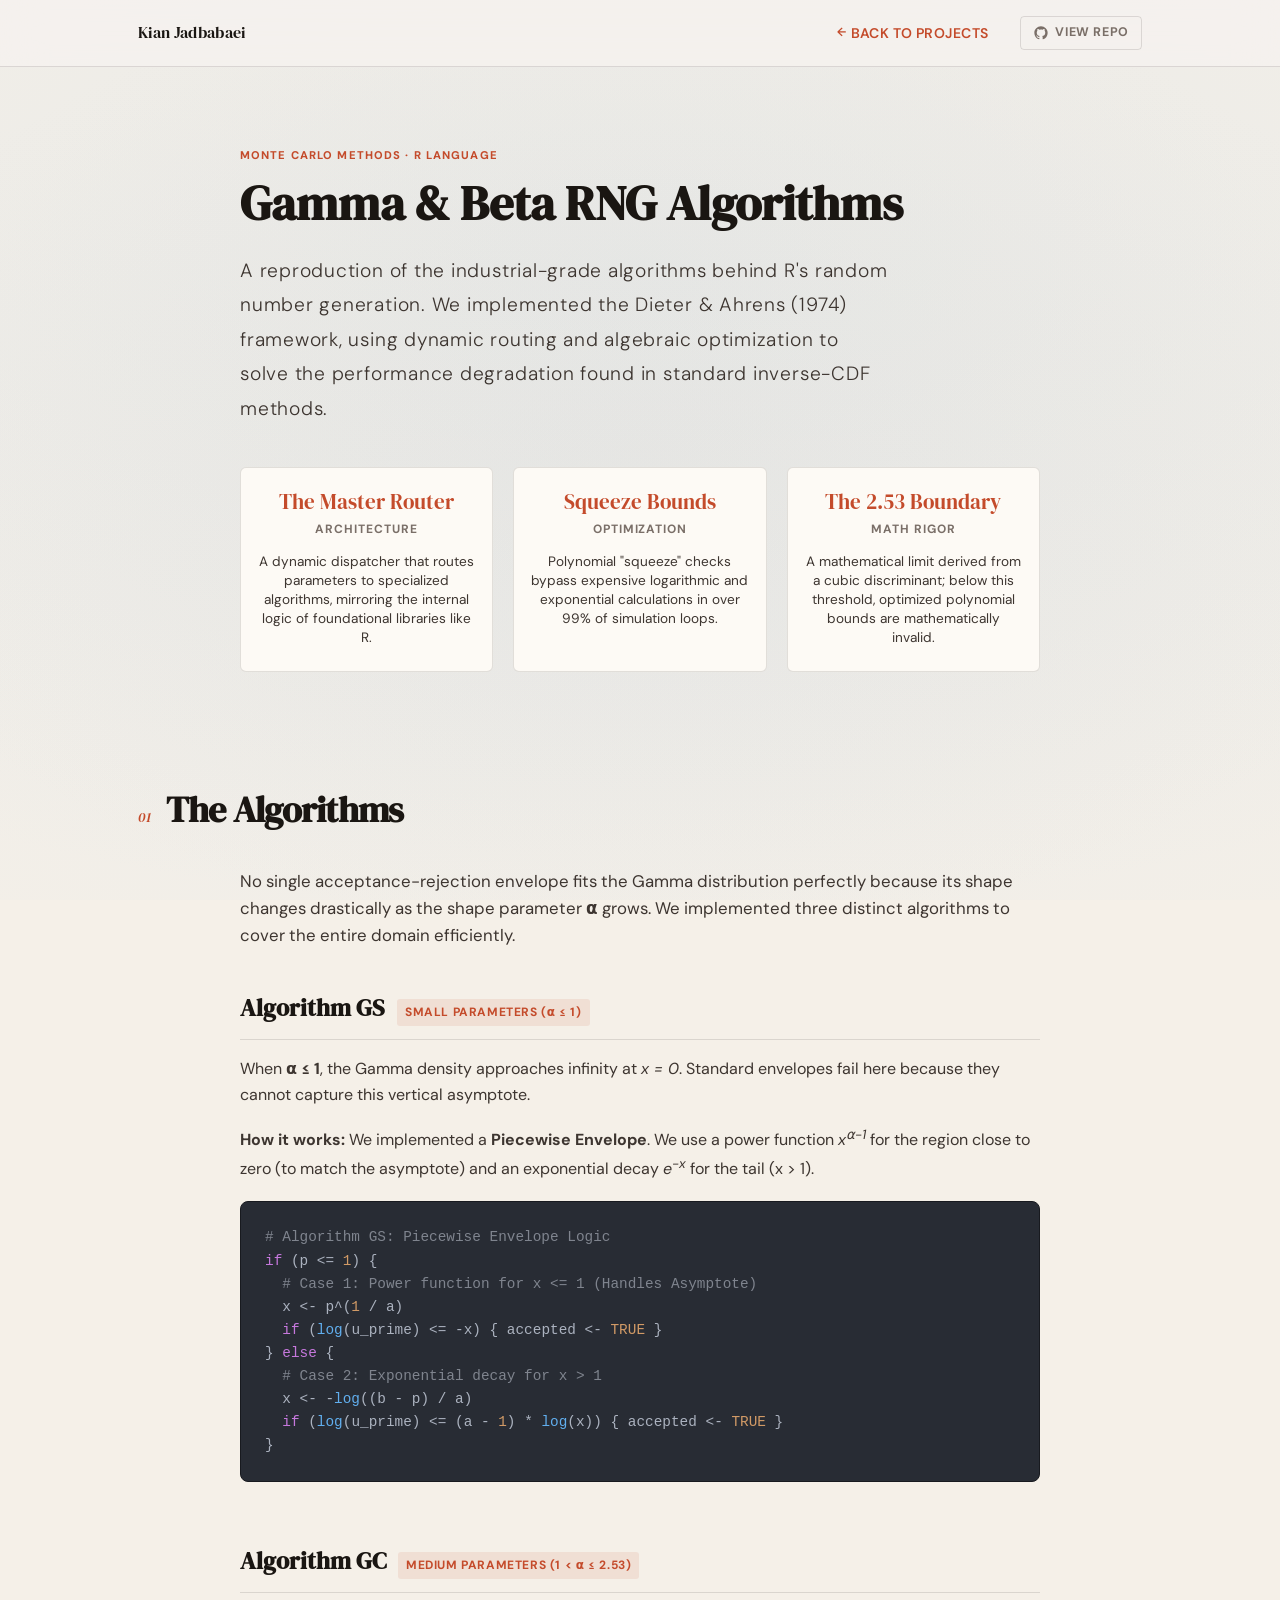
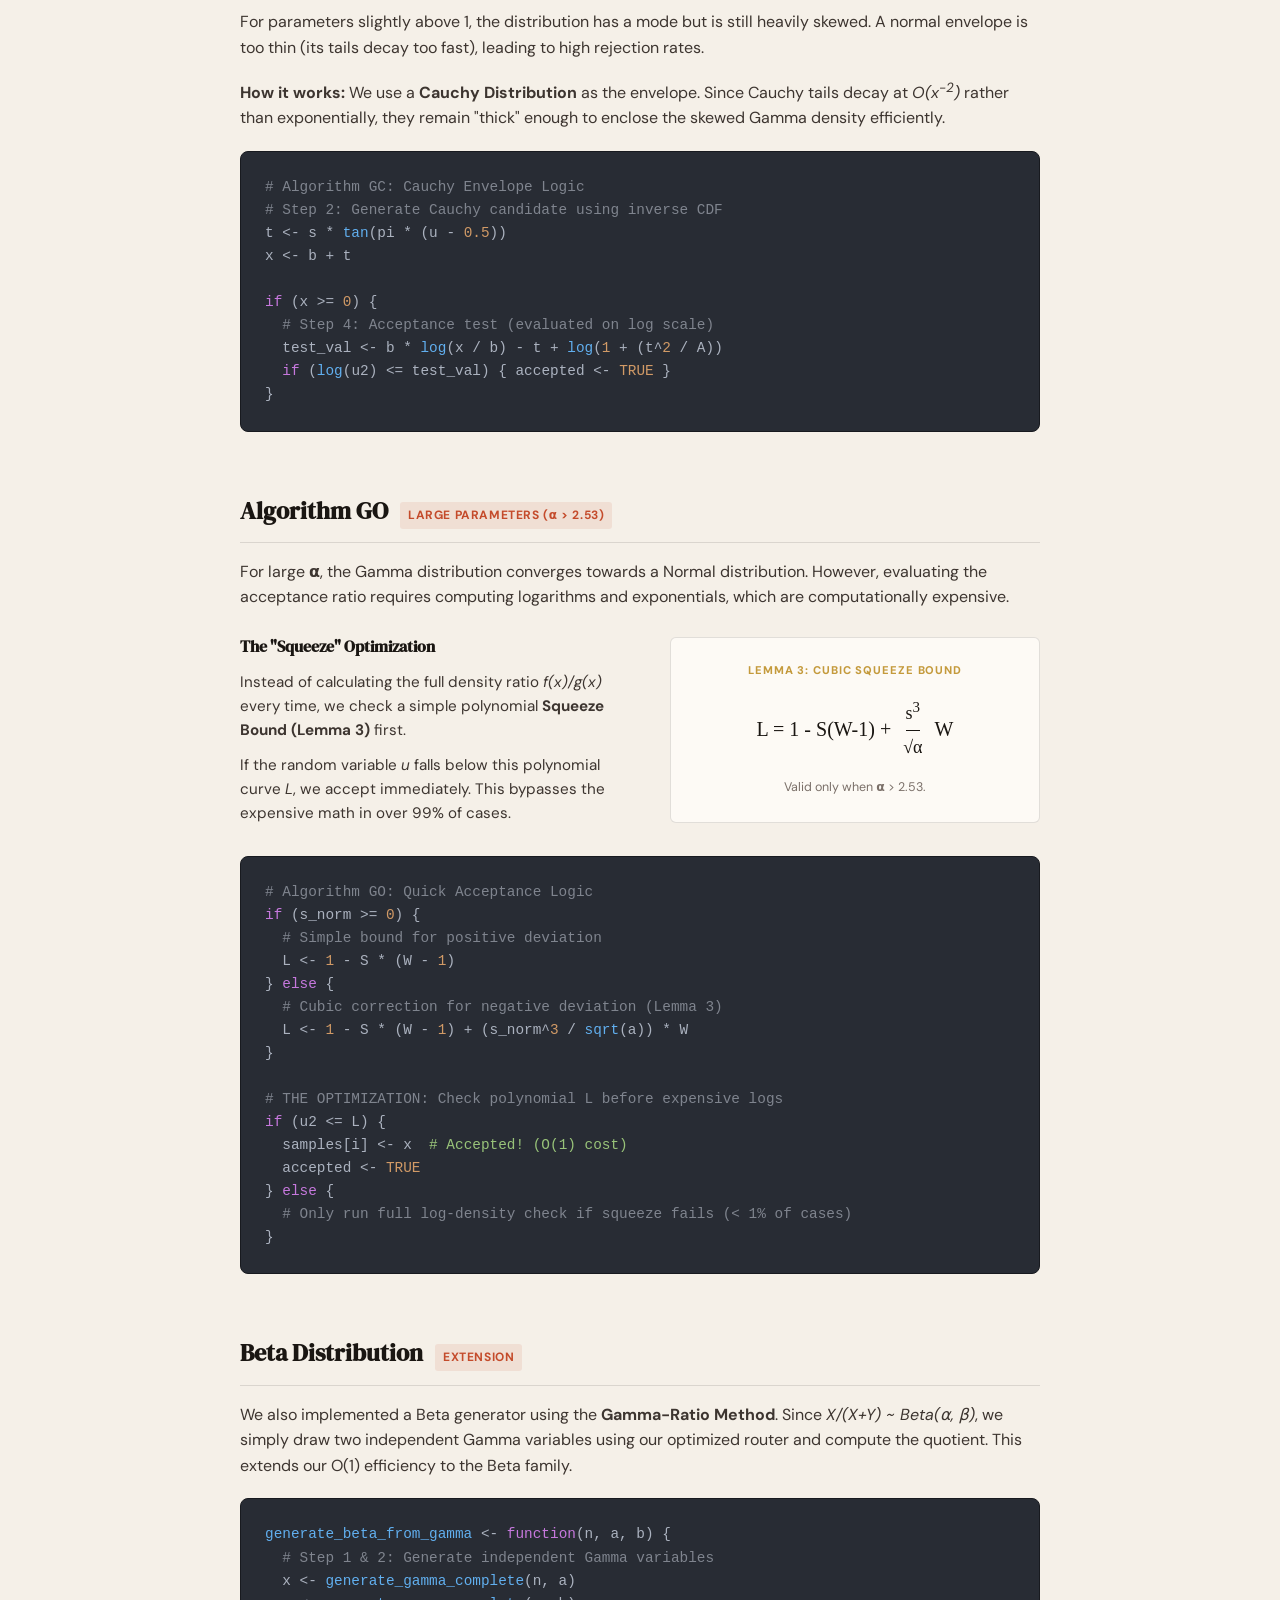
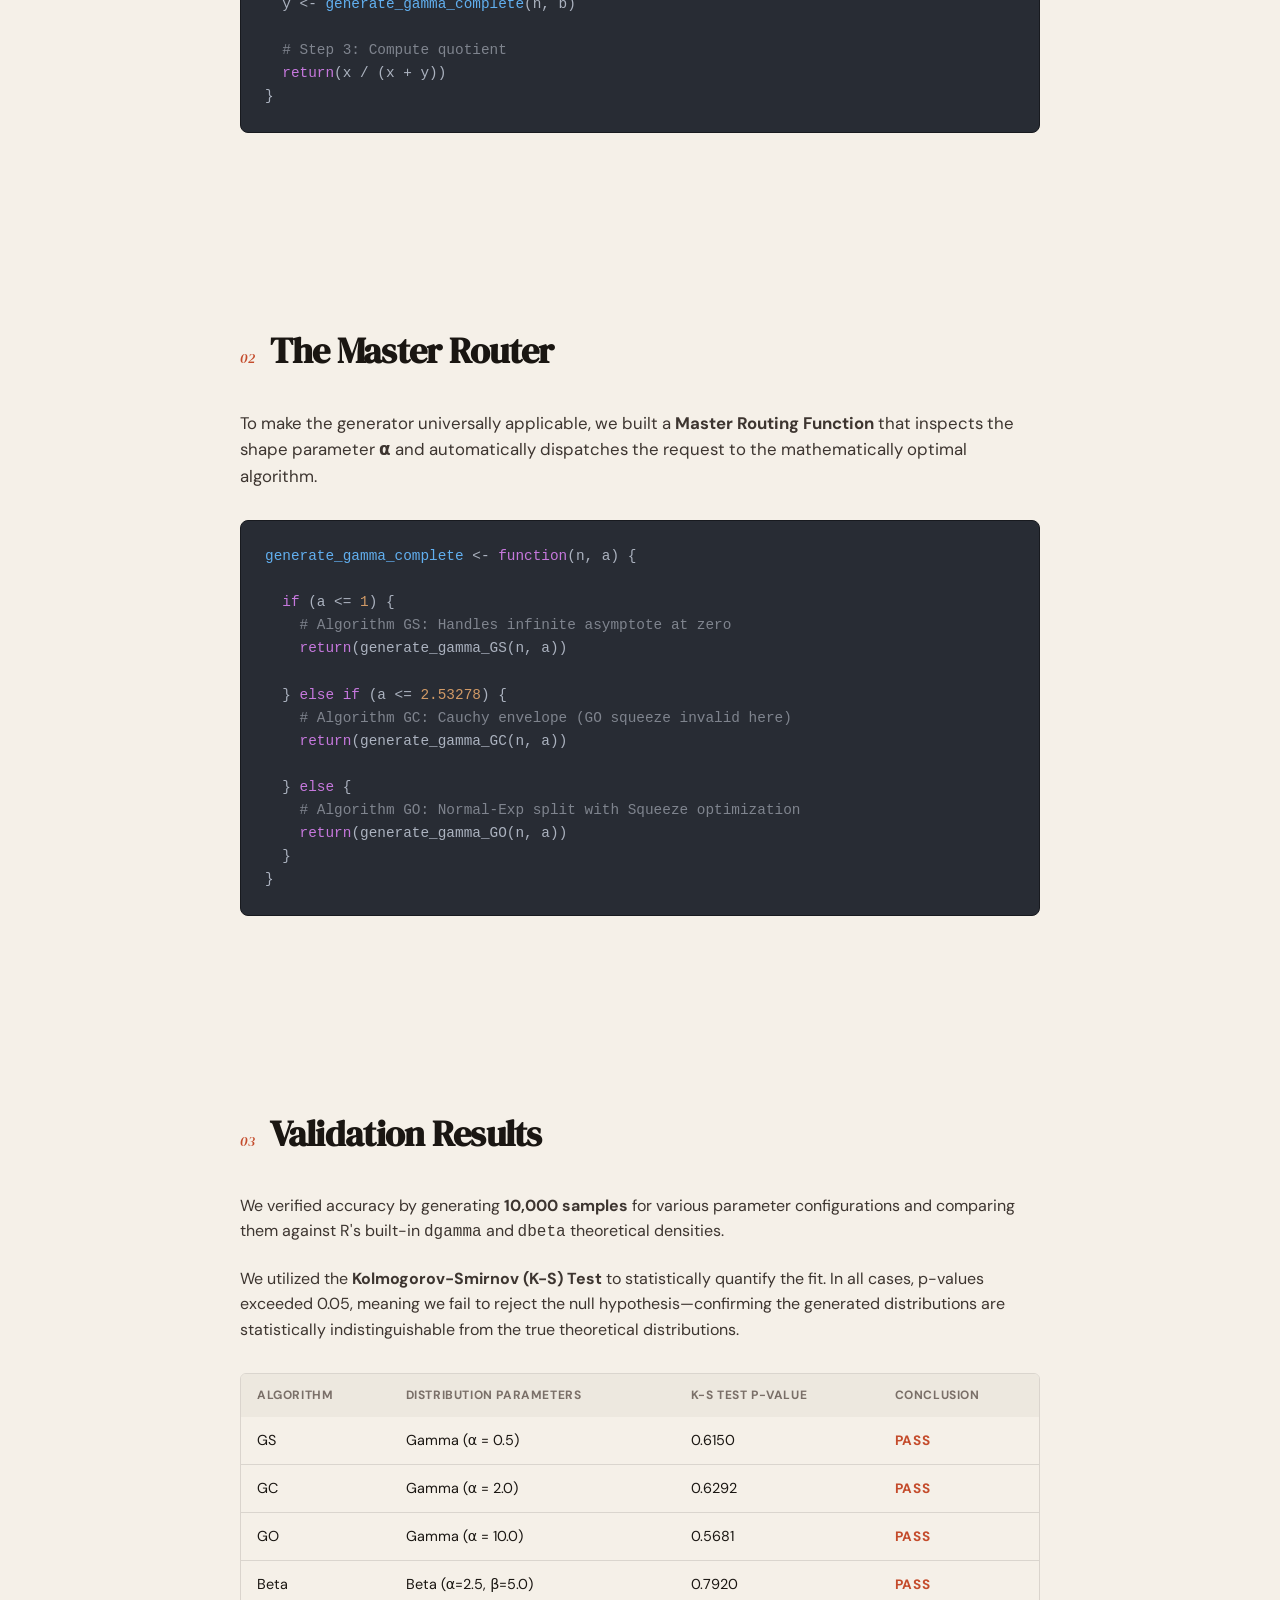
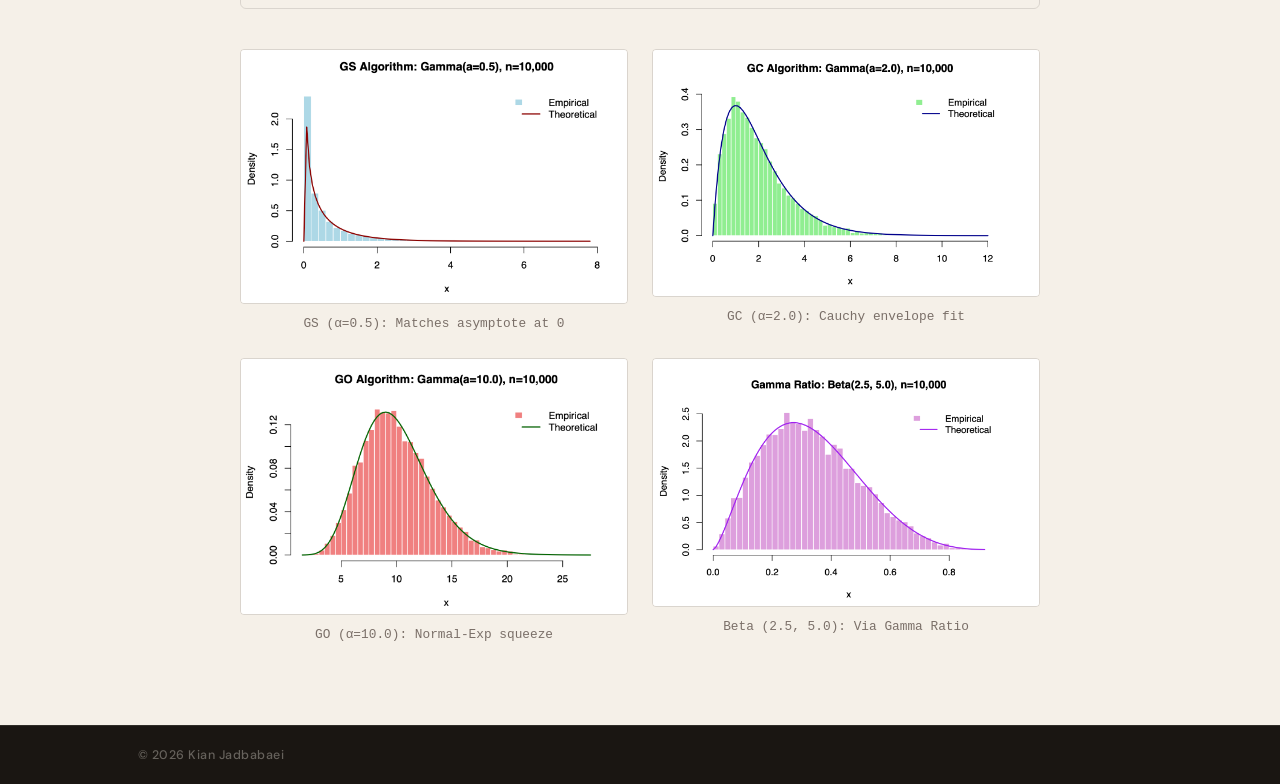
<file: project-rng.html>
<!doctype html>
<html lang="en">
<head>
  <meta charset="utf-8" />
  <meta name="viewport" content="width=device-width, initial-scale=1" />
  <title>Gamma & Beta RNG — Kian Jadbabaei</title>
  <link rel="preconnect" href="https://fonts.googleapis.com">
  <link rel="preconnect" href="https://fonts.gstatic.com" crossorigin>
  <link href="https://fonts.googleapis.com/css2?family=DM+Serif+Display&family=DM+Sans:ital,opsz,wght@0,9..40,300;0,9..40,400;0,9..40,500;0,9..40,600;1,9..40,300&display=swap" rel="stylesheet">
  <link rel="stylesheet" href="styles.css" />
  <style>
    /* Article Layout Overrides */
    .article-width { max-width: 800px; margin: 0 auto; }
    
    /* Code Snippets */
    .code-snippet {
      background: #282c34;
      padding: 24px;
      border-radius: 8px;
      color: #abb2bf;
      font-family: 'Consolas', 'Monaco', monospace;
      font-size: 0.9rem;
      line-height: 1.6;
      overflow-x: auto;
      margin-top: 20px;
      margin-bottom: 40px;
      border: 1px solid #181a1f;
      white-space: pre;
    }

    /* Math Rendering */
    .math-block {
      background: var(--white);
      border: 1px solid var(--border);
      border-radius: 6px;
      padding: 24px;
      margin: 24px 0;
      text-align: center;
    }
    .math-display {
      font-family: 'Georgia', serif;
      font-size: 1.25rem;
      color: var(--ink);
      margin: 16px 0;
      display: flex;
      align-items: center;
      justify-content: center;
      gap: 8px;
    }
    .fraction {
      display: inline-flex;
      flex-direction: column;
      align-items: center;
      vertical-align: middle;
      font-size: 0.9em;
      margin: 0 4px;
    }
    .fraction .num { border-bottom: 1px solid var(--ink); padding-bottom: 2px; display: block; }
    .fraction .den { padding-top: 2px; display: block; }

    /* Stats Grid (Key Takeaways) */
    .stat-grid { display: grid; grid-template-columns: repeat(3, 1fr); gap: 20px; margin-top: 40px; }
    .stat-box { background: var(--white); padding: 24px 16px; border: 1px solid var(--border); border-radius: 6px; text-align: center; }
    .stat-val { font-family: var(--serif); font-size: 2.2rem; color: var(--accent); line-height: 1; margin-bottom: 8px; }
    .stat-key { font-size: 0.75rem; text-transform: uppercase; letter-spacing: 0.08em; color: var(--ink-3); font-weight: 700; }
    .stat-desc { font-size: 0.85rem; color: var(--ink-2); line-height: 1.4; margin-top: 8px; }

    /* Algorithm Cards */
    .algo-section { margin-bottom: 60px; }
    .algo-header {
      display: flex;
      align-items: baseline;
      gap: 12px;
      margin-bottom: 16px;
      border-bottom: 1px solid var(--border);
      padding-bottom: 12px;
    }
    .algo-tag {
      font-size: 0.75rem;
      font-weight: 700;
      letter-spacing: 0.05em;
      color: var(--accent);
      background: rgba(196, 75, 43, 0.1);
      padding: 4px 8px;
      border-radius: 3px;
      /* Removed text-transform: uppercase to preserve the alpha symbol */
    }
    .algo-title {
      font-family: var(--serif);
      font-size: 1.5rem;
      color: var(--ink);
    }

    /* Histogram Grid */
    .hist-grid {
      display: grid;
      grid-template-columns: 1fr 1fr;
      gap: 24px;
      margin-top: 40px;
    }
    .hist-item img {
      width: 100%;
      border-radius: 4px;
      border: 1px solid var(--border);
      display: block;
    }
    .hist-caption {
      font-size: 0.8rem;
      color: var(--ink-3);
      text-align: center;
      margin-top: 10px;
      font-family: monospace;
    }

    /* Validation Table */
    .ks-table-wrap {
      margin-top: 30px;
      margin-bottom: 40px;
      border: 1px solid var(--border);
      border-radius: 6px;
      overflow: hidden;
    }
    .ks-table {
      width: 100%;
      border-collapse: collapse;
      font-size: 0.9rem;
    }
    .ks-table th {
      background: var(--cream-2);
      text-align: left;
      padding: 12px 16px;
      font-weight: 700;
      color: var(--ink-3);
      font-size: 0.75rem;
      text-transform: uppercase;
      letter-spacing: 0.05em;
    }
    .ks-table td {
      padding: 12px 16px;
      border-bottom: 1px solid var(--border);
      color: var(--ink);
    }
    .ks-table tr:last-child td { border-bottom: none; }
    .ks-pass {
      color: var(--accent);
      font-weight: 700;
      font-size: 0.85rem;
      text-transform: uppercase;
      letter-spacing: 0.05em;
    }

    @media (max-width: 700px) {
      .stat-grid { grid-template-columns: 1fr; }
      .hist-grid { grid-template-columns: 1fr; }
      .two-col { grid-template-columns: 1fr; gap: 30px; }
    }
  </style>

  <!-- Google tag (gtag.js) -->
  <script async src="https://www.googletagmanager.com/gtag/js?id=G-7T1MLMVLRP"></script>
  <script>
    window.dataLayer = window.dataLayer || [];
    function gtag(){dataLayer.push(arguments);}
    gtag('js', new Date());

    gtag('config', 'G-7T1MLMVLRP');
  </script>

</head>
<body>

  <header class="topbar">
    <div class="container topbar-inner">
      <a class="brand brand-full" href="index.html">Kian Jadbabaei</a> 
      <nav class="nav" aria-label="Primary">
        <a class="resume-link" href="index.html#projects"><span class="arrow">←</span> Back to Projects</a>
      <a class="github-link" href="https://github.com/kianjad/Gamma-and-Beta-Random-Number-Generators" target="_blank" rel="noopener" aria-label="View on GitHub"><svg width="16" height="16" viewBox="0 0 24 24" fill="currentColor" xmlns="http://www.w3.org/2000/svg"><path d="M12 2C6.477 2 2 6.477 2 12c0 4.418 2.865 8.166 6.839 9.489.5.092.682-.217.682-.482 0-.237-.009-.868-.013-1.703-2.782.604-3.369-1.341-3.369-1.341-.454-1.155-1.11-1.463-1.11-1.463-.908-.62.069-.608.069-.608 1.003.07 1.531 1.03 1.531 1.03.892 1.529 2.341 1.087 2.91.832.092-.647.35-1.088.636-1.338-2.22-.253-4.555-1.11-4.555-4.943 0-1.091.39-1.984 1.029-2.683-.103-.253-.446-1.27.098-2.647 0 0 .84-.269 2.75 1.025A9.578 9.578 0 0 1 12 6.836c.85.004 1.705.114 2.504.336 1.909-1.294 2.747-1.025 2.747-1.025.546 1.377.202 2.394.1 2.647.64.699 1.028 1.592 1.028 2.683 0 3.842-2.339 4.687-4.566 4.935.359.309.678.919.678 1.852 0 1.336-.012 2.415-.012 2.743 0 .267.18.578.688.48C19.138 20.163 22 16.418 22 12c0-5.523-4.477-10-10-10z"/></svg>View Repo</a>
    </nav>
    </div>
  </header>

  <main>
    
    <section class="section" style="padding-bottom: 40px;">
        <div class="container">
          <div class="article-width">
            <span class="project-tag" style="display:block; margin-bottom:12px;">Monte Carlo Methods · R Language</span>
            <h1 style="font-family:var(--serif); font-size:3rem; line-height:1.1; margin-bottom:24px;">Gamma & Beta RNG Algorithms</h1>
            <p class="lead" style="font-size:1.2rem; color:var(--ink-2); opacity:1;">
              A reproduction of the industrial-grade algorithms behind R's random number generation. We implemented the Dieter & Ahrens (1974) framework, using dynamic routing and algebraic optimization to solve the performance degradation found in standard inverse-CDF methods.
            </p>
            
            <div class="stat-grid">
                <div class="stat-box">
                  <div class="stat-val" style="font-size: 1.3rem; margin-bottom: 8px;">The Master Router</div>
                  <div class="stat-key" style="margin-bottom: 12px;">Architecture</div>
                  <div class="stat-desc">A dynamic dispatcher that routes parameters to specialized algorithms, mirroring the internal logic of foundational libraries like R.</div>
                </div>
              
                <div class="stat-box">
                  <div class="stat-val" style="font-size: 1.3rem; margin-bottom: 8px;">Squeeze Bounds</div>
                  <div class="stat-key" style="margin-bottom: 12px;">Optimization</div>
                  <div class="stat-desc">Polynomial "squeeze" checks bypass expensive logarithmic and exponential calculations in over 99% of simulation loops.</div>
                </div>
              
                <div class="stat-box">
                  <div class="stat-val" style="font-size: 1.3rem; margin-bottom: 8px;">The 2.53 Boundary</div>
                  <div class="stat-key" style="margin-bottom: 12px;">Math Rigor</div>
                  <div class="stat-desc">A mathematical limit derived from a cubic discriminant; below this threshold, optimized polynomial bounds are mathematically invalid.</div>
                </div>
              </div>
          </div>
        </div>
      </section>

    <section class="section section-alt">
      <div class="container">
        <div class="section-header">
          <span class="section-num">01</span>
          <h2>The Algorithms</h2>
        </div>
        
        <div class="article-width">
          
          <p style="margin-bottom:40px; color:var(--ink-2); font-size: 1.05rem;">
            No single acceptance-rejection envelope fits the Gamma distribution perfectly because its shape changes drastically as the shape parameter <strong>&alpha;</strong> grows. We implemented three distinct algorithms to cover the entire domain efficiently.
          </p>

          <div class="algo-section">
            <div class="algo-header">
              <h3 class="algo-title">Algorithm GS</h3>
              <span class="algo-tag">SMALL PARAMETERS (&alpha; &le; 1)</span>
            </div>
            <p style="color:var(--ink-2); margin-bottom:16px;">
              When <strong>&alpha; &le; 1</strong>, the Gamma density approaches infinity at <em>x = 0</em>. Standard envelopes fail here because they cannot capture this vertical asymptote.
            </p>
            <p style="color:var(--ink-2);">
              <strong>How it works:</strong> We implemented a <strong>Piecewise Envelope</strong>. We use a power function <em>x<sup>&alpha;-1</sup></em> for the region close to zero (to match the asymptote) and an exponential decay <em>e<sup>-x</sup></em> for the tail (x > 1).
            </p>
            
            <div class="code-snippet"><pre style="margin:0;padding:0;background:transparent;border:none;"><code style="font-family: 'Consolas', 'Monaco', monospace; font-size: 0.9rem; line-height: 1.6;"><span style="color:#7f848e"># Algorithm GS: Piecewise Envelope Logic</span>
<span style="color:#c678dd">if</span> (p &lt;= <span style="color:#d19a66">1</span>) {
  <span style="color:#7f848e"># Case 1: Power function for x &lt;= 1 (Handles Asymptote)</span>
  x &lt;- p^(<span style="color:#d19a66">1</span> / a)
  <span style="color:#c678dd">if</span> (<span style="color:#61afef">log</span>(u_prime) &lt;= -x) { accepted &lt;- <span style="color:#d19a66">TRUE</span> }
} <span style="color:#c678dd">else</span> {
  <span style="color:#7f848e"># Case 2: Exponential decay for x > 1</span>
  x &lt;- -<span style="color:#61afef">log</span>((b - p) / a)
  <span style="color:#c678dd">if</span> (<span style="color:#61afef">log</span>(u_prime) &lt;= (a - <span style="color:#d19a66">1</span>) * <span style="color:#61afef">log</span>(x)) { accepted &lt;- <span style="color:#d19a66">TRUE</span> }
}</code></pre></div>
          </div>

          <div class="algo-section">
            <div class="algo-header">
              <h3 class="algo-title">Algorithm GC</h3>
              <span class="algo-tag">MEDIUM PARAMETERS (1 &lt; &alpha; &le; 2.53)</span>
            </div>
            <p style="color:var(--ink-2); margin-bottom:16px;">
              For parameters slightly above 1, the distribution has a mode but is still heavily skewed. A normal envelope is too thin (its tails decay too fast), leading to high rejection rates.
            </p>
            <p style="color:var(--ink-2);">
              <strong>How it works:</strong> We use a <strong>Cauchy Distribution</strong> as the envelope. Since Cauchy tails decay at <em>O(x<sup>-2</sup>)</em> rather than exponentially, they remain "thick" enough to enclose the skewed Gamma density efficiently.
            </p>

            <div class="code-snippet"><pre style="margin:0;padding:0;background:transparent;border:none;"><code style="font-family: 'Consolas', 'Monaco', monospace; font-size: 0.9rem; line-height: 1.6;"><span style="color:#7f848e"># Algorithm GC: Cauchy Envelope Logic</span>
<span style="color:#7f848e"># Step 2: Generate Cauchy candidate using inverse CDF</span>
t &lt;- s * <span style="color:#61afef">tan</span>(pi * (u - <span style="color:#d19a66">0.5</span>))
x &lt;- b + t

<span style="color:#c678dd">if</span> (x >= <span style="color:#d19a66">0</span>) {
  <span style="color:#7f848e"># Step 4: Acceptance test (evaluated on log scale)</span>
  test_val &lt;- b * <span style="color:#61afef">log</span>(x / b) - t + <span style="color:#61afef">log</span>(<span style="color:#d19a66">1</span> + (t^<span style="color:#d19a66">2</span> / A))
  <span style="color:#c678dd">if</span> (<span style="color:#61afef">log</span>(u2) &lt;= test_val) { accepted &lt;- <span style="color:#d19a66">TRUE</span> }
}</code></pre></div>
          </div>

          <div class="algo-section">
            <div class="algo-header">
              <h3 class="algo-title">Algorithm GO</h3>
              <span class="algo-tag">LARGE PARAMETERS (&alpha; &gt; 2.53)</span>
            </div>
            <p style="color:var(--ink-2); margin-bottom:24px;">
              For large <strong>&alpha;</strong>, the Gamma distribution converges towards a Normal distribution. However, evaluating the acceptance ratio requires computing logarithms and exponentials, which are computationally expensive.
            </p>
            
            <div class="two-col" style="align-items: center; margin-bottom: 30px;">
              <div>
                <h4 style="font-family:var(--serif); margin-bottom:10px;">The "Squeeze" Optimization</h4>
                <p style="color:var(--ink-2); font-size: 0.95rem;">
                  Instead of calculating the full density ratio <em>f(x)/g(x)</em> every time, we check a simple polynomial <strong>Squeeze Bound (Lemma 3)</strong> first. 
                </p>
                <p style="color:var(--ink-2); font-size: 0.95rem; margin-top:10px;">
                  If the random variable <em>u</em> falls below this polynomial curve <em>L</em>, we accept immediately. This bypasses the expensive math in over 99% of cases.
                </p>
              </div>
              <div>
                <div class="math-block" style="margin:0;">
                  <p class="math-label">Lemma 3: Cubic Squeeze Bound</p>
                  <div class="math-display">
                    L = 1 - S(W-1) + 
                    <span class="fraction">
                      <span class="num">s<sup>3</sup></span>
                      <span class="den">&radic;&alpha;</span>
                    </span>
                    W
                  </div>
                  <p class="math-desc">Valid only when <strong>&alpha;</strong> > 2.53.</p>
                </div>
              </div>
            </div>

            <div class="code-snippet"><pre style="margin:0;padding:0;background:transparent;border:none;"><code style="font-family: 'Consolas', 'Monaco', monospace; font-size: 0.9rem; line-height: 1.6;"><span style="color:#7f848e"># Algorithm GO: Quick Acceptance Logic</span>
<span style="color:#c678dd">if</span> (s_norm >= <span style="color:#d19a66">0</span>) {
  <span style="color:#7f848e"># Simple bound for positive deviation</span>
  L &lt;- <span style="color:#d19a66">1</span> - S * (W - <span style="color:#d19a66">1</span>)
} <span style="color:#c678dd">else</span> {
  <span style="color:#7f848e"># Cubic correction for negative deviation (Lemma 3)</span>
  L &lt;- <span style="color:#d19a66">1</span> - S * (W - <span style="color:#d19a66">1</span>) + (s_norm^<span style="color:#d19a66">3</span> / <span style="color:#61afef">sqrt</span>(a)) * W
}

<span style="color:#7f848e"># THE OPTIMIZATION: Check polynomial L before expensive logs</span>
<span style="color:#c678dd">if</span> (u2 &lt;= L) {
  samples[i] &lt;- x  <span style="color:#98c379"># Accepted! (O(1) cost)</span>
  accepted &lt;- <span style="color:#d19a66">TRUE</span>
} <span style="color:#c678dd">else</span> {
  <span style="color:#7f848e"># Only run full log-density check if squeeze fails (&lt; 1% of cases)</span>
}</code></pre></div>
          </div>

          <div class="algo-section" style="margin-bottom:0;">
            <div class="algo-header">
              <h3 class="algo-title">Beta Distribution</h3>
              <span class="algo-tag">EXTENSION</span>
            </div>
            <p style="color:var(--ink-2);">
              We also implemented a Beta generator using the <strong>Gamma-Ratio Method</strong>. Since <em>X/(X+Y) ~ Beta(&alpha;, &beta;)</em>, we simply draw two independent Gamma variables using our optimized router and compute the quotient. This extends our O(1) efficiency to the Beta family.
            </p>

            <div class="code-snippet"><pre style="margin:0;padding:0;background:transparent;border:none;"><code style="font-family: 'Consolas', 'Monaco', monospace; font-size: 0.9rem; line-height: 1.6;"><span style="color:#61afef">generate_beta_from_gamma</span> &lt;- <span style="color:#c678dd">function</span>(n, a, b) {
  <span style="color:#7f848e"># Step 1 & 2: Generate independent Gamma variables</span>
  x &lt;- <span style="color:#61afef">generate_gamma_complete</span>(n, a)
  y &lt;- <span style="color:#61afef">generate_gamma_complete</span>(n, b)
  
  <span style="color:#7f848e"># Step 3: Compute quotient</span>
  <span style="color:#c678dd">return</span>(x / (x + y))
}</code></pre></div>
          </div>

        </div>
      </div>
    </section>

    <section class="section">
      <div class="container">
        <div class="article-width">
          <div class="section-header">
            <span class="section-num">02</span>
            <h2>The Master Router</h2>
          </div>
          <p style="margin-bottom:30px; color:var(--ink-2); font-size: 1.05rem;">
            To make the generator universally applicable, we built a <strong>Master Routing Function</strong> that inspects the shape parameter <strong>&alpha;</strong> and automatically dispatches the request to the mathematically optimal algorithm.
          </p>
          
          <div class="code-snippet"><pre style="margin:0;padding:0;background:transparent;border:none;"><code style="font-family: 'Consolas', 'Monaco', monospace; font-size: 0.9rem; line-height: 1.6;"><span style="color:#61afef">generate_gamma_complete</span> &lt;- <span style="color:#c678dd">function</span>(n, a) {
  
  <span style="color:#c678dd">if</span> (a &lt;= <span style="color:#d19a66">1</span>) {
    <span style="color:#7f848e"># Algorithm GS: Handles infinite asymptote at zero</span>
    <span style="color:#c678dd">return</span>(generate_gamma_GS(n, a))
    
  } <span style="color:#c678dd">else if</span> (a &lt;= <span style="color:#d19a66">2.53278</span>) {
    <span style="color:#7f848e"># Algorithm GC: Cauchy envelope (GO squeeze invalid here)</span>
    <span style="color:#c678dd">return</span>(generate_gamma_GC(n, a))
    
  } <span style="color:#c678dd">else</span> {
    <span style="color:#7f848e"># Algorithm GO: Normal-Exp split with Squeeze optimization</span>
    <span style="color:#c678dd">return</span>(generate_gamma_GO(n, a))
  }
}</code></pre></div>
        </div>
      </div>
    </section>

    <section class="section section-alt">
      <div class="container">
        <div class="article-width">
          <div class="section-header">
            <span class="section-num">03</span>
            <h2>Validation Results</h2>
          </div>
          
          <p style="margin-bottom:20px; color:var(--ink-2);">
            We verified accuracy by generating <strong>10,000 samples</strong> for various parameter configurations and comparing them against R's built-in <code>dgamma</code> and <code>dbeta</code> theoretical densities.
          </p>
          <p style="margin-bottom:20px; color:var(--ink-2);">
            We utilized the <strong>Kolmogorov-Smirnov (K-S) Test</strong> to statistically quantify the fit. In all cases, p-values exceeded 0.05, meaning we fail to reject the null hypothesis—confirming the generated distributions are statistically indistinguishable from the true theoretical distributions.
          </p>

          <div class="ks-table-wrap">
            <table class="ks-table">
              <thead>
                <tr>
                  <th>Algorithm</th>
                  <th>Distribution Parameters</th>
                  <th>K-S Test p-value</th>
                  <th>Conclusion</th>
                </tr>
              </thead>
              <tbody>
                <tr>
                  <td>GS</td>
                  <td>Gamma (&alpha; = 0.5)</td>
                  <td>0.6150</td>
                  <td><span class="ks-pass">PASS</span></td>
                </tr>
                <tr>
                  <td>GC</td>
                  <td>Gamma (&alpha; = 2.0)</td>
                  <td>0.6292</td>
                  <td><span class="ks-pass">PASS</span></td>
                </tr>
                <tr>
                  <td>GO</td>
                  <td>Gamma (&alpha; = 10.0)</td>
                  <td>0.5681</td>
                  <td><span class="ks-pass">PASS</span></td>
                </tr>
                <tr>
                  <td>Beta</td>
                  <td>Beta (&alpha;=2.5, &beta;=5.0)</td>
                  <td>0.7920</td>
                  <td><span class="ks-pass">PASS</span></td>
                </tr>
              </tbody>
            </table>
          </div>

          <div class="hist-grid">
            <div class="hist-item">
              <img src="gs-hist.png" alt="GS Algorithm Histogram" loading="lazy">
              <div class="hist-caption">GS (&alpha;=0.5): Matches asymptote at 0</div>
            </div>
            <div class="hist-item">
              <img src="gc-hist.png" alt="GC Algorithm Histogram" loading="lazy">
              <div class="hist-caption">GC (&alpha;=2.0): Cauchy envelope fit</div>
            </div>
            <div class="hist-item">
              <img src="go-hist.png" alt="GO Algorithm Histogram" loading="lazy">
              <div class="hist-caption">GO (&alpha;=10.0): Normal-Exp squeeze</div>
            </div>
            <div class="hist-item">
              <img src="beta-hist.png" alt="Beta Algorithm Histogram" loading="lazy">
              <div class="hist-caption">Beta (2.5, 5.0): Via Gamma Ratio</div>
            </div>
          </div>
          
        </div>
      </div>
    </section>

  </main>

  <footer class="footer">
    <div class="container footer-inner">
      <p>© 2026 Kian Jadbabaei</p>
    </div>
  </footer>

  <script src="script.js"></script>
</body>
</html>
</file>
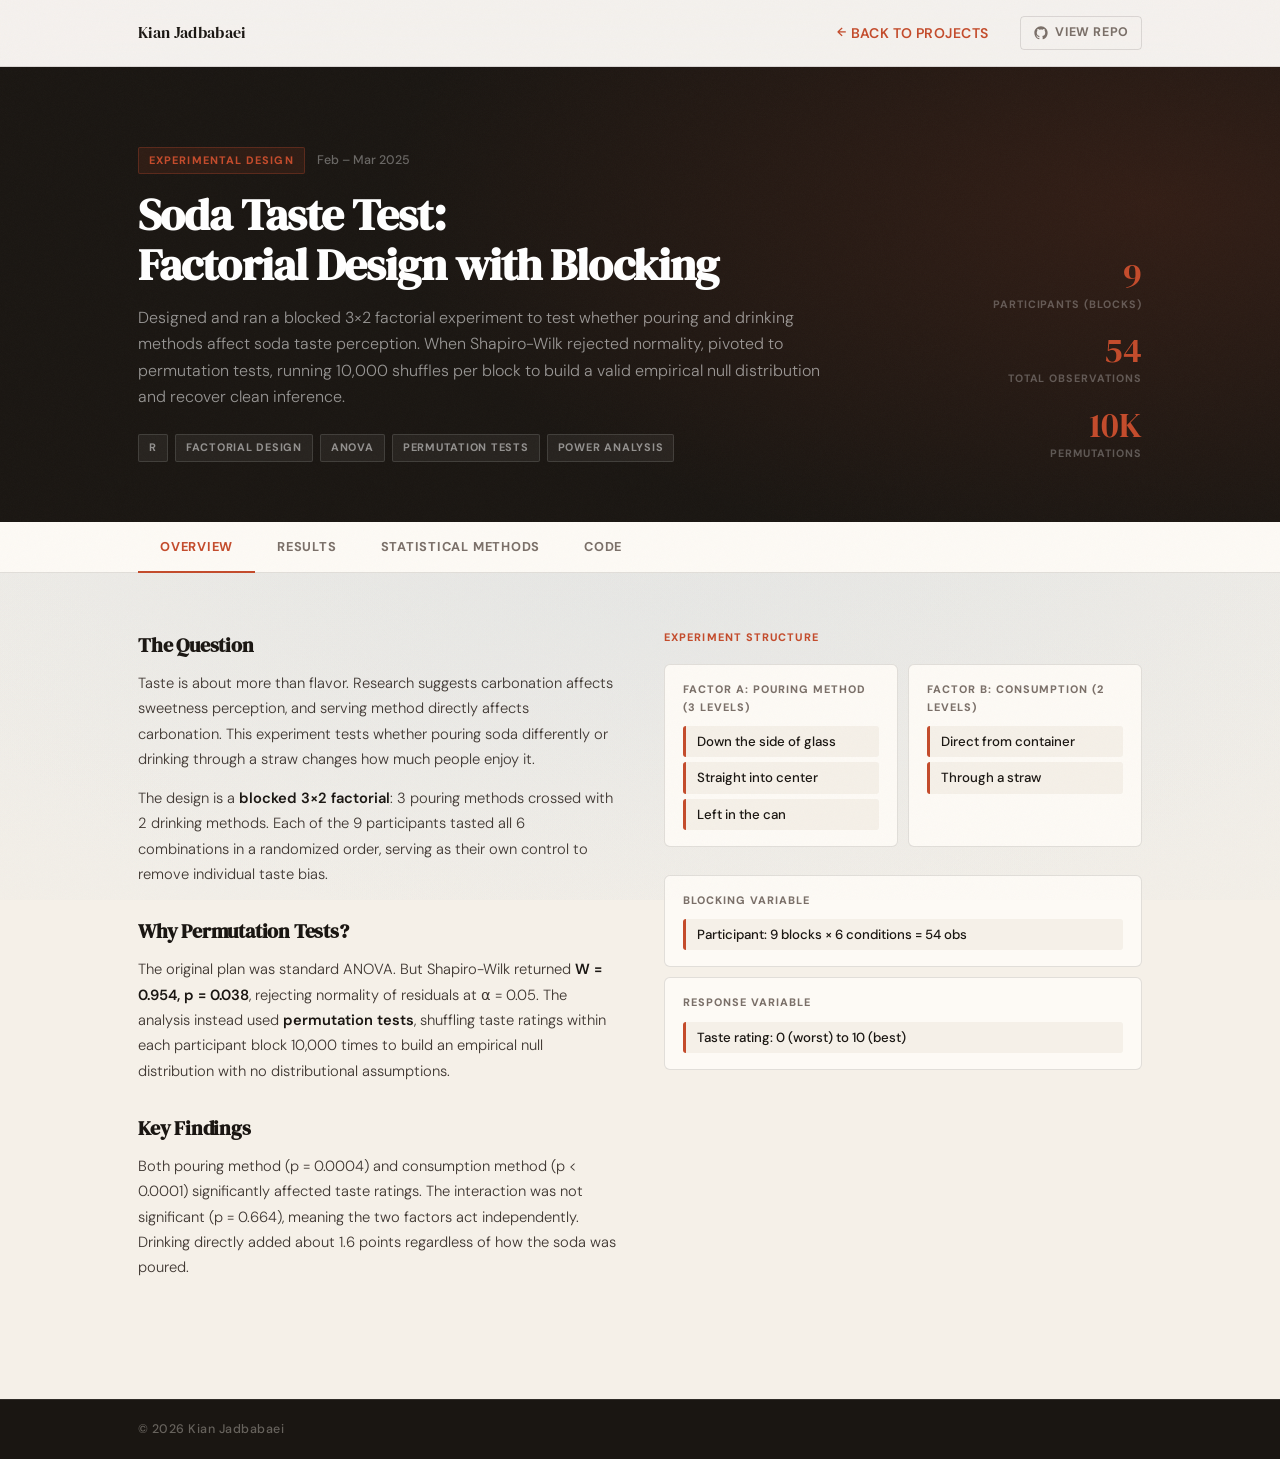
<file: project-soda.html>
<!doctype html>
<html lang="en">
<head>
  <meta charset="utf-8" />
  <meta name="viewport" content="width=device-width, initial-scale=1" />
  <title>Soda Taste Test | Kian Jadbabaei</title>
  <link rel="preconnect" href="https://fonts.googleapis.com">
  <link rel="preconnect" href="https://fonts.gstatic.com" crossorigin>
  <link href="https://fonts.googleapis.com/css2?family=DM+Serif+Display&family=DM+Sans:ital,opsz,wght@0,9..40,300;0,9..40,400;0,9..40,500;0,9..40,600;1,9..40,300&display=swap" rel="stylesheet">
  <link rel="stylesheet" href="styles.css" />
  <style>

    /* ── Hero ── */
    .proj-hero {
      background: var(--ink);
      padding: 80px 0 60px;
      position: relative;
      overflow: hidden;
    }
    .proj-hero::before {
      content: '';
      position: absolute;
      inset: 0;
      background: radial-gradient(ellipse 60% 80% at 90% 30%, rgba(196,75,43,0.14), transparent);
    }
    .proj-hero-inner {
      position: relative;
      display: grid;
      grid-template-columns: 1fr auto;
      gap: 48px;
      align-items: end;
    }
    .proj-eyebrow { display: flex; align-items: center; gap: 12px; margin-bottom: 16px; }
    .proj-tag-dark {
      font-size: 0.68rem; font-weight: 800; letter-spacing: 0.1em; text-transform: uppercase;
      color: var(--accent); background: rgba(196,75,43,0.12); border: 1px solid rgba(196,75,43,0.3);
      padding: 4px 10px; border-radius: 2px;
    }
    .proj-date-dark { font-size: 0.78rem; color: rgba(255,255,255,0.35); font-weight: 500; }
    .proj-hero h1 {
      font-family: var(--serif); font-size: clamp(1.9rem, 3.5vw, 2.8rem);
      color: #fff; line-height: 1.1; letter-spacing: -0.02em; margin-bottom: 16px; font-style: normal;
    }
    .proj-hero-desc {
      font-size: 1rem; color: rgba(255,255,255,0.55); font-weight: 300;
      max-width: 62ch; line-height: 1.65; margin-bottom: 24px;
    }
    .proj-hero-skills { display: flex; flex-wrap: wrap; gap: 7px; }
    .proj-hero-skills span {
      font-size: 0.68rem; font-weight: 700; letter-spacing: 0.07em; text-transform: uppercase;
      padding: 4px 10px; background: rgba(255,255,255,0.06);
      border: 1px solid rgba(255,255,255,0.12); border-radius: 2px; color: rgba(255,255,255,0.5);
    }
    .proj-hero-stats { display: flex; flex-direction: column; gap: 20px; text-align: right; }
    .proj-hero-stat-num {
      font-family: var(--serif); font-size: 2.2rem; color: var(--accent); line-height: 1; display: block;
    }
    .proj-hero-stat-label {
      font-size: 0.67rem; font-weight: 700; letter-spacing: 0.09em; text-transform: uppercase;
      color: rgba(255,255,255,0.28); display: block; margin-top: 2px;
    }

    /* ── Tabs ── */
    .proj-tabs {
      background: var(--white); border-bottom: 1px solid var(--border);
      position: sticky; top: 64px; z-index: 50;
    }
    .proj-tabs-inner { display: flex; }
    .proj-tab {
      background: none; border: none; padding: 16px 22px;
      font-family: var(--sans); font-size: 0.8rem; font-weight: 700;
      letter-spacing: 0.06em; text-transform: uppercase; color: var(--ink-3);
      cursor: pointer; border-bottom: 2px solid transparent; margin-bottom: -1px;
      transition: color 0.15s, border-color 0.15s;
    }
    .proj-tab:hover { color: var(--ink); }
    .proj-tab.active { color: var(--accent); border-bottom-color: var(--accent); }
    .proj-tab-panel { display: none; padding: 56px 0; }
    .proj-tab-panel.active { display: block; }

    /* ── Layout ── */
    .two-up   { display: grid; grid-template-columns: 1fr 1fr; gap: 48px; margin-bottom: 48px; }
    .three-up { display: grid; grid-template-columns: repeat(3,1fr); gap: 14px; margin-bottom: 48px; }
    .five-up  { display: grid; grid-template-columns: repeat(5,1fr); gap: 12px; margin-bottom: 48px; }

    .section-label {
      font-size: 0.68rem; font-weight: 800; letter-spacing: 0.1em; text-transform: uppercase;
      color: var(--accent); margin-bottom: 12px; display: block;
    }

    /* ── Prose ── */
    .prose h3 {
      font-family: var(--serif); font-size: 1.25rem; letter-spacing: -0.01em; margin: 28px 0 10px;
    }
    .prose h3:first-child { margin-top: 0; }
    .prose p { font-size: 0.92rem; color: var(--ink-2); font-weight: 300; line-height: 1.72; margin-bottom: 14px; }
    .prose strong { color: var(--ink); font-weight: 600; }
    .prose ol { font-size: 0.92rem; color: var(--ink-2); font-weight: 300; line-height: 1.8; padding-left: 20px; margin-bottom: 14px; }

    /* ── Stat cards ── */
    .stat-card {
      background: var(--white); border: 1px solid var(--border); border-radius: 6px;
      padding: 20px; text-align: center;
    }
    .stat-card-val { font-family: var(--serif); font-size: 1.8rem; color: var(--ink); line-height: 1; margin-bottom: 4px; }
    .stat-card-val.accent { color: var(--accent); }
    .stat-card-label { font-size: 0.67rem; font-weight: 800; letter-spacing: 0.08em; text-transform: uppercase; color: var(--ink-3); margin-bottom: 4px; }
    .stat-card-sub { font-size: 0.72rem; color: var(--ink-3); }

    /* ── Finding cards ── */
    .finding-card {
      background: var(--white); border: 1px solid var(--border);
      border-radius: 6px; padding: 22px; border-top: 3px solid var(--accent);
    }
    .finding-card-label { font-size: 0.67rem; font-weight: 800; letter-spacing: 0.09em; text-transform: uppercase; color: var(--accent); margin-bottom: 8px; }
    .finding-card-val { font-family: var(--serif); font-size: 1.25rem; color: var(--ink); margin-bottom: 8px; line-height: 1.2; }
    .finding-card-desc { font-size: 0.82rem; color: var(--ink-3); font-weight: 400; line-height: 1.55; }

    /* ── Design diagram ── */
    .design-grid { display: grid; grid-template-columns: 1fr 1fr; gap: 10px; margin: 18px 0 28px; }
    .design-factor { background: var(--white); border: 1px solid var(--border); border-radius: 6px; padding: 16px 18px; }
    .design-factor-title { font-size: 0.68rem; font-weight: 800; letter-spacing: 0.09em; text-transform: uppercase; color: var(--ink-3); margin-bottom: 10px; }
    .design-factor-levels { display: flex; flex-direction: column; gap: 5px; }
    .design-level {
      font-size: 0.83rem; font-weight: 500; color: var(--ink); padding: 5px 11px;
      background: var(--cream); border-radius: 3px; border-left: 3px solid var(--accent);
    }

    /* ── Tables ── */
    .data-table-wrap { background: var(--white); border: 1px solid var(--border); border-radius: 8px; overflow: hidden; margin-bottom: 20px; }
    .data-table { width: 100%; border-collapse: collapse; }
    .data-table th {
      background: var(--cream); font-size: 0.68rem; font-weight: 800; letter-spacing: 0.08em;
      text-transform: uppercase; color: var(--ink-3); padding: 11px 16px;
      text-align: left; border-bottom: 1px solid var(--border);
    }
    .data-table td { font-size: 0.85rem; padding: 10px 16px; border-bottom: 1px solid var(--border); color: var(--ink-2); }
    .data-table tr:last-child td { border-bottom: none; }
    .data-table td.hi { color: var(--ink); font-weight: 700; }
    .data-table td.lo { color: var(--ink-3); }

    .bar-cell { display: flex; align-items: center; gap: 8px; }
    .bar { height: 6px; border-radius: 3px; background: var(--accent); flex-shrink: 0; }
    .bar.dim { background: rgba(100,100,100,0.2); }

    /* ── Viz cards ── */
    .viz-card { background: var(--white); border: 1px solid var(--border); border-radius: 8px; overflow: hidden; }
    .viz-card img { width: 100%; display: block; }
    .viz-card-caption { padding: 12px 16px; background: var(--cream); border-top: 1px solid var(--border); }
    .viz-card-caption strong { font-size: 0.75rem; font-weight: 800; letter-spacing: 0.05em; text-transform: uppercase; color: var(--ink); display: block; margin-bottom: 4px; }
    .viz-card-caption p { font-size: 0.78rem; color: var(--ink-3); font-weight: 400; line-height: 1.5; margin: 0; }

    /* ── Badges ── */
    .badge {
      display: inline-block; font-size: 0.65rem; font-weight: 800;
      letter-spacing: 0.05em; padding: 2px 7px; border-radius: 2px;
    }
    .badge.yes { background: rgba(26,138,68,0.1); color: #1a8a44; }
    .badge.no  { background: rgba(100,100,100,0.08); color: var(--ink-3); }
    .badge.pref { background: rgba(26,138,68,0.1); color: #1a8a44; }
    .t-sig  { color: #1a8a44; font-weight: 700; }
    .t-mute { color: var(--ink-3); }

    /* ── Assumption cards ── */
    .assumption-grid { display: grid; grid-template-columns: repeat(3,1fr); gap: 12px; margin: 20px 0 32px; }
    .assumption-card { background: var(--white); border: 1px solid var(--border); border-radius: 6px; padding: 18px; }
    .assumption-icon { font-size: 1.3rem; margin-bottom: 8px; display: block; }
    .assumption-name { font-size: 0.68rem; font-weight: 800; letter-spacing: 0.07em; text-transform: uppercase; color: var(--ink-3); margin-bottom: 5px; }
    .assumption-result { font-size: 0.85rem; font-weight: 700; margin-bottom: 5px; }
    .assumption-result.fail { color: var(--accent); }
    .assumption-result.pass { color: #1a8a44; }
    .assumption-result.warn { color: #c49a3c; }
    .assumption-desc { font-size: 0.78rem; color: var(--ink-3); line-height: 1.5; }

    /* ── Code ── */
    .code-layout { display: grid; grid-template-columns: 200px 1fr; gap: 24px; align-items: start; }
    .code-file-list { display: flex; flex-direction: column; gap: 4px; position: sticky; top: 140px; }
    .code-file-btn {
      background: none; border: 1px solid var(--border); border-radius: 4px; padding: 9px 12px;
      text-align: left; font-family: 'Courier New', monospace; font-size: 0.75rem; font-weight: 600;
      color: var(--ink-3); cursor: pointer; transition: all 0.15s;
    }
    .code-file-btn:hover { color: var(--ink); border-color: rgba(26,22,18,0.3); }
    .code-file-btn.active { background: var(--ink); color: var(--cream); border-color: var(--ink); }
    .code-panel { display: none; }
    .code-panel.active { display: block; }
    .code-desc {
      font-size: 0.88rem; color: var(--ink-2); font-weight: 300; line-height: 1.65;
      margin-bottom: 16px; padding: 14px 16px; background: var(--cream);
      border: 1px solid var(--border); border-radius: 6px;
    }
    .code-panel pre {
      background: #282c34; color: #abb2bf; border: none; border-radius: 0 0 8px 8px; margin-top: 0; padding: 24px; overflow-x: auto;
    }
    .code-panel code {
      font-family: 'Consolas', 'Monaco', monospace; font-size: 0.9rem; line-height: 1.6;
    }
    .k  { color: #c678dd; font-weight: bold; }
    .fn { color: #61afef; font-weight: bold; }
    .s  { color: #98c379; }
    .n  { color: #d19a66; }
    .cm { color: #7f848e; font-style: italic; }

    /* ── Responsive ── */
    @media (max-width: 860px) {
      .proj-hero-inner { grid-template-columns: 1fr; }
      .proj-hero-stats { display: none; }
      .two-up { grid-template-columns: 1fr; gap: 28px; }
      .three-up { grid-template-columns: 1fr; }
      .five-up { grid-template-columns: repeat(3, 1fr); }
      .assumption-grid { grid-template-columns: 1fr 1fr; }
      .design-grid { grid-template-columns: 1fr; }
      .code-layout { grid-template-columns: 1fr; }
      .code-file-list { flex-direction: row; flex-wrap: wrap; position: static; }
    }
    @media (max-width: 560px) {
      .five-up { grid-template-columns: repeat(2, 1fr); }
      .assumption-grid { grid-template-columns: 1fr; }
    }
  </style>

  <!-- Google tag (gtag.js) -->
  <script async src="https://www.googletagmanager.com/gtag/js?id=G-7T1MLMVLRP"></script>
  <script>
    window.dataLayer = window.dataLayer || [];
    function gtag(){dataLayer.push(arguments);}
    gtag('js', new Date());

    gtag('config', 'G-7T1MLMVLRP');
  </script>

</head>
<body>

<div class="grain" aria-hidden="true"></div>

<header class="topbar">
  <div class="container topbar-inner">
    <a class="brand brand-full" href="index.html">Kian Jadbabaei</a>
    <nav class="nav" aria-label="Primary">
      <a class="resume-link" href="index.html#projects"><span class="arrow">←</span> Back to Projects</a>
    <a class="github-link" href="https://github.com/kianjad/Soda-Taste-Test-Analysis" target="_blank" rel="noopener" aria-label="View on GitHub"><svg width="16" height="16" viewBox="0 0 24 24" fill="currentColor" xmlns="http://www.w3.org/2000/svg"><path d="M12 2C6.477 2 2 6.477 2 12c0 4.418 2.865 8.166 6.839 9.489.5.092.682-.217.682-.482 0-.237-.009-.868-.013-1.703-2.782.604-3.369-1.341-3.369-1.341-.454-1.155-1.11-1.463-1.11-1.463-.908-.62.069-.608.069-.608 1.003.07 1.531 1.03 1.531 1.03.892 1.529 2.341 1.087 2.91.832.092-.647.35-1.088.636-1.338-2.22-.253-4.555-1.11-4.555-4.943 0-1.091.39-1.984 1.029-2.683-.103-.253-.446-1.27.098-2.647 0 0 .84-.269 2.75 1.025A9.578 9.578 0 0 1 12 6.836c.85.004 1.705.114 2.504.336 1.909-1.294 2.747-1.025 2.747-1.025.546 1.377.202 2.394.1 2.647.64.699 1.028 1.592 1.028 2.683 0 3.842-2.339 4.687-4.566 4.935.359.309.678.919.678 1.852 0 1.336-.012 2.415-.012 2.743 0 .267.18.578.688.48C19.138 20.163 22 16.418 22 12c0-5.523-4.477-10-10-10z"/></svg>View Repo</a>
    </nav>
  </div>
</header>

<main>

  <!-- ── HERO ── -->
  <div class="proj-hero">
    <div class="container proj-hero-inner">
      <div>
        <div class="proj-eyebrow">
          <span class="proj-tag-dark">Experimental Design</span>
          <span class="proj-date-dark">Feb – Mar 2025</span>
        </div>
        <h1>Soda Taste Test:<br>Factorial Design with Blocking</h1>
        <p class="proj-hero-desc">Designed and ran a blocked 3×2 factorial experiment to test whether pouring and drinking methods affect soda taste perception. When Shapiro-Wilk rejected normality, pivoted to permutation tests, running 10,000 shuffles per block to build a valid empirical null distribution and recover clean inference.</p>
        <div class="proj-hero-skills">
          <span>R</span>
          <span>Factorial Design</span>
          <span>ANOVA</span>
          <span>Permutation Tests</span>
          <span>Power Analysis</span>
        </div>
      </div>
      <div class="proj-hero-stats">
        <div>
          <span class="proj-hero-stat-num">9</span>
          <span class="proj-hero-stat-label">Participants (blocks)</span>
        </div>
        <div>
          <span class="proj-hero-stat-num">54</span>
          <span class="proj-hero-stat-label">Total observations</span>
        </div>
        <div>
          <span class="proj-hero-stat-num">10K</span>
          <span class="proj-hero-stat-label">Permutations</span>
        </div>
      </div>
    </div>
  </div>

  <!-- ── TAB NAV ── -->
  <div class="proj-tabs">
    <div class="container proj-tabs-inner">
      <button class="proj-tab active" data-tab="overview">Overview</button>
      <button class="proj-tab" data-tab="results">Results</button>
      <button class="proj-tab" data-tab="methods">Statistical Methods</button>
      <button class="proj-tab" data-tab="code">Code</button>
    </div>
  </div>

  <!-- ════════════════════════════════════
       OVERVIEW
  ════════════════════════════════════ -->
  <div class="proj-tab-panel active" id="tab-overview">
    <div class="container">

      <div class="two-up">
        <div class="prose">
          <h3>The Question</h3>
          <p>Taste is about more than flavor. Research suggests carbonation affects sweetness perception, and serving method directly affects carbonation. This experiment tests whether pouring soda differently or drinking through a straw changes how much people enjoy it.</p>
          <p>The design is a <strong>blocked 3×2 factorial</strong>: 3 pouring methods crossed with 2 drinking methods. Each of the 9 participants tasted all 6 combinations in a randomized order, serving as their own control to remove individual taste bias.</p>

          <h3>Why Permutation Tests?</h3>
          <p>The original plan was standard ANOVA. But Shapiro-Wilk returned <strong>W = 0.954, p = 0.038</strong>, rejecting normality of residuals at α = 0.05. The analysis instead used <strong>permutation tests</strong>, shuffling taste ratings within each participant block 10,000 times to build an empirical null distribution with no distributional assumptions.</p>

          <h3>Key Findings</h3>
          <p>Both pouring method (p = 0.0004) and consumption method (p &lt; 0.0001) significantly affected taste ratings. The interaction was not significant (p = 0.664), meaning the two factors act independently. Drinking directly added about 1.6 points regardless of how the soda was poured.</p>
        </div>

        <div>
          <span class="section-label">Experiment Structure</span>
          <div class="design-grid">
            <div class="design-factor">
              <div class="design-factor-title">Factor A: Pouring Method (3 levels)</div>
              <div class="design-factor-levels">
                <div class="design-level">Down the side of glass</div>
                <div class="design-level">Straight into center</div>
                <div class="design-level">Left in the can</div>
              </div>
            </div>
            <div class="design-factor">
              <div class="design-factor-title">Factor B: Consumption (2 levels)</div>
              <div class="design-factor-levels">
                <div class="design-level">Direct from container</div>
                <div class="design-level">Through a straw</div>
              </div>
            </div>
          </div>
          <div class="design-factor" style="margin-bottom:10px;">
            <div class="design-factor-title">Blocking Variable</div>
            <div class="design-factor-levels">
              <div class="design-level">Participant: 9 blocks × 6 conditions = 54 obs</div>
            </div>
          </div>
          <div class="design-factor">
            <div class="design-factor-title">Response Variable</div>
            <div class="design-factor-levels">
              <div class="design-level">Taste rating: 0 (worst) to 10 (best)</div>
            </div>
          </div>
        </div>
      </div>

    </div>
  </div>

  <!-- ════════════════════════════════════
       RESULTS
  ════════════════════════════════════ -->
  <div class="proj-tab-panel" id="tab-results">
    <div class="container">
  
      <div class="two-up">
        <div>
          <span class="section-label">Mean Taste Ratings by Condition</span>
          <div class="data-table-wrap">
            <table class="data-table">
              <thead>
                <tr>
                  <th>Pouring Method</th>
                  <th>Consumption</th>
                  <th>Mean Rating</th>
                  <th>vs. Grand Mean</th>
                </tr>
              </thead>
              <tbody>
                <tr>
                  <td class="hi">Straight into center</td>
                  <td>Direct</td>
                  <td class="hi"><div class="bar-cell"><div class="bar" style="width:80px"></div>8.00</div></td>
                  <td class="t-sig">+1.31 ↑</td>
                </tr>
                <tr>
                  <td class="hi">Down the side</td>
                  <td>Direct</td>
                  <td class="hi"><div class="bar-cell"><div class="bar" style="width:77px"></div>7.78</div></td>
                  <td class="t-sig">+1.09 ↑</td>
                </tr>
                <tr>
                  <td>Left in the can</td>
                  <td>Direct</td>
                  <td><div class="bar-cell"><div class="bar" style="width:66px"></div>6.67</div></td>
                  <td class="t-mute">−0.02</td>
                </tr>
                <tr>
                  <td>Down the side</td>
                  <td>Straw</td>
                  <td><div class="bar-cell"><div class="bar" style="width:65px"></div>6.56</div></td>
                  <td class="t-mute">−0.13</td>
                </tr>
                <tr>
                  <td>Straight into center</td>
                  <td>Straw</td>
                  <td><div class="bar-cell"><div class="bar" style="width:61px"></div>6.11</div></td>
                  <td class="t-mute">−0.58</td>
                </tr>
                <tr>
                  <td class="lo">Left in the can</td>
                  <td class="lo">Straw</td>
                  <td class="lo"><div class="bar-cell"><div class="bar dim" style="width:50px"></div>5.00</div></td>
                  <td style="color:var(--accent);font-weight:700;">−1.69 ↓</td>
                </tr>
              </tbody>
            </table>
          </div>
          <p style="font-size:0.78rem;color:var(--ink-3);margin-top:8px;">Ratings on a 0–10 scale. Grand mean = 6.69 across all 54 observations.</p>
        </div>

        <div>
          <span class="section-label">Interaction Plot</span>
          <div class="viz-card">
            <img src="soda_interaction_plot.png" alt="Interaction plot showing parallel lines">
            <div class="viz-card-caption">
              <strong>Parallel Lines = No Interaction</strong>
              <p>The lines for "Direct" and "Straw" are nearly parallel, visually confirming the permutation result (p = 0.664). The benefit of drinking directly is additive regardless of pouring method.</p>
            </div>
          </div>
        </div>
      </div>

      <div class="two-up">
        <div>
          <span class="section-label">Permutation Test Results</span>
          <div class="data-table-wrap">
            <table class="data-table">
              <thead>
                <tr>
                  <th>Effect</th>
                  <th>Permutation p-value</th>
                  <th>Significant?</th>
                </tr>
              </thead>
              <tbody>
                <tr>
                  <td class="hi">Consumption Method</td>
                  <td class="t-sig">&lt; 0.0001</td>
                  <td><span class="badge yes">Yes (α = 0.05)</span></td>
                </tr>
                <tr>
                  <td class="hi">Pouring Method</td>
                  <td class="t-sig">0.0004</td>
                  <td><span class="badge yes">Yes (α = 0.05)</span></td>
                </tr>
                <tr>
                  <td>Pouring × Consumption</td>
                  <td class="t-mute">0.664</td>
                  <td><span class="badge no">No, additive</span></td>
                </tr>
              </tbody>
            </table>
          </div>
          <p style="font-size:0.78rem;color:var(--ink-3);margin-top:8px;">Based on 10,000 within-block shuffles per test. Permutation p-values are used because Shapiro-Wilk rejected normality (p = 0.038).</p>
        </div>

        <div>
          <span class="section-label">Power Analysis Curve</span>
          <div class="viz-card">
            <img src="soda_power_curve.png" alt="Power simulation curve">
            <div class="viz-card-caption">
              <strong>Sample Size Validation</strong>
              <p>Monte Carlo simulation shows we achieve >80% power (red line) as long as the standard error of the effect size stays below 1.0. With our n=9 blocks, we are well-powered for moderate effects.</p>
            </div>
          </div>
        </div>
      </div>
  
    </div>
  </div>
  
  <!-- ════════════════════════════════════
       STATISTICAL METHODS
  ════════════════════════════════════ -->
  <div class="proj-tab-panel" id="tab-methods">
    <div class="container">

      <div class="two-up">
        <div class="prose">
          <h3>Why a Blocked Factorial Design?</h3>
          <p>A <strong>factorial design</strong> lets you test multiple factors simultaneously and detect interactions, such as whether the effect of pouring method changes depending on how you drink it. Testing them separately in two experiments would miss this.</p>
          <p>Adding a <strong>blocking structure</strong> (each participant tries all 6 conditions) removes individual-level taste variation entirely. Since some people consistently rate things higher or lower, having them serve as their own controls isolates the treatment effects far more precisely than a between-subjects design with 9 different people per condition would.</p>
          <p>Order effects were mitigated by randomizing the sequence of conditions for each participant, with water provided between each sample to reset the palate.</p>

          <h3>The Permutation Test Logic</h3>
          <p>The core idea: if pouring and consumption method truly have no effect, then within any participant, any assignment of taste ratings to conditions is equally likely. So we can simulate the null distribution by randomly shuffling ratings within each block.</p>
          <ol>
            <li>For each participant, randomly permute their 6 taste ratings among the 6 conditions</li>
            <li>Fit ANOVA on the permuted dataset and record the F-statistic</li>
            <li>Repeat 10,000 times to build the empirical null distribution</li>
            <li>p-value = proportion of permuted F-statistics ≥ observed F</li>
          </ol>
          <p>This was done for the overall model, then repeated separately for each factor and the interaction term, yielding p-values that are valid regardless of the violated normality assumption.</p>
        </div>

        <div>
          <span class="section-label">ANOVA Assumption Checks</span>
          <div class="data-table-wrap">
            <table class="data-table">
              <thead>
                <tr>
                  <th>Assumption</th>
                  <th>Test / Evidence</th>
                  <th>Result</th>
                  <th>Verdict</th>
                </tr>
              </thead>
              <tbody>
                <tr>
                  <td class="hi">Normality</td>
                  <td>Shapiro-Wilk: W = 0.954, p = 0.038. Left-skewed residuals, tail deviations in Q-Q plot.</td>
                  <td>p &lt; 0.05</td>
                  <td><span class="badge" style="background:rgba(196,75,43,0.1);color:var(--accent);">VIOLATED</span></td>
                </tr>
                <tr>
                  <td>Equal Variance</td>
                  <td>Residuals vs. fitted values showed unequal spread across groups.</td>
                  <td>Inconclusive</td>
                  <td><span class="badge" style="background:rgba(196,156,60,0.1);color:#a07800;">CONCERN</span></td>
                </tr>
                <tr>
                  <td>Independence</td>
                  <td>Slight pattern in residuals vs. collection order, suggesting possible palate fatigue.</td>
                  <td>Mild pattern</td>
                  <td><span class="badge" style="background:rgba(196,156,60,0.1);color:#a07800;">MILD CONCERN</span></td>
                </tr>
              </tbody>
            </table>
          </div>

          <div class="prose">
            <h3>Interpreting the Non-Significant Interaction</h3>
            <p>A null interaction result (p = 0.664) is a real finding, not a failure. It says the two factors are <strong>additive</strong>: the benefit of drinking directly is the same roughly 1.5 point boost whether the soda was poured straight, down the side, or left in the can. You don't need to optimize which combination you use; each improvement works independently.</p>
            <p>This simplifies the practical takeaway considerably compared to a significant interaction, which would have required condition-specific recommendations.</p>
          </div>
        </div>
      </div>

    </div>
  </div>

  <!-- ════════════════════════════════════
       CODE
  ════════════════════════════════════ -->
  <div class="proj-tab-panel" id="tab-code">
    <div class="container">
      <div class="code-layout">

        <div class="code-file-list">
          <button class="code-file-btn active" data-file="perm">permutation_test.R</button>
          <button class="code-file-btn" data-file="model">model_checking.R</button>
          <button class="code-file-btn" data-file="power">power_factorial_32.R</button>
        </div>

        <div>

          <!-- permutation_test.R -->
          <div class="code-panel active" id="code-perm">
            <div class="code-desc">Shuffles taste ratings within each participant block 10,000 times. Within-block permutation preserves participant effects while destroying treatment signal under H₀.</div>
            <pre style="background: #282c34; color: #abb2bf; border: none; border-radius: 8px; margin: 0; padding: 24px; overflow-x: auto;"><code style="font-family: 'Consolas', 'Monaco', monospace; font-size: 0.9rem; line-height: 1.6;"><span class="cm"># ── Overall model permutation test ──────────────────────────</span>
perm_f &lt;- <span class="fn">numeric</span>(<span class="n">10000</span>)
reps   &lt;- <span class="n">10000</span>
blocks &lt;- <span class="fn">unique</span>(soda_data$Participant)

<span class="k">for</span>(i <span class="k">in</span> <span class="n">1</span>:reps){
  soda_perm &lt;- soda_data

  <span class="cm"># shuffle ratings within each participant block</span>
  <span class="k">for</span>(curr_block <span class="k">in</span> blocks){
    ind &lt;- <span class="fn">which</span>(soda_data$Participant == curr_block)
    soda_perm$Taste_Rating[ind] &lt;- <span class="fn">sample</span>(soda_perm$Taste_Rating[ind])
  }

  perm_f[i] &lt;- <span class="fn">summary</span>(<span class="fn">aov</span>(
    Taste_Rating ~ Pouring_Method * Consumption_Method,
    data = soda_perm
  ))[[<span class="n">1</span>]][<span class="n">1</span>, <span class="n">4</span>]
}

f_actual &lt;- <span class="fn">summary</span>(<span class="fn">aov</span>(
  Taste_Rating ~ Pouring_Method * Consumption_Method,
  data = soda_data
))[[<span class="n">1</span>]][<span class="n">1</span>, <span class="n">4</span>]

perm_p &lt;- <span class="fn">sum</span>(perm_f &gt;= f_actual) / reps  <span class="cm"># p = 0.0002</span>


<span class="cm"># ── Per-factor permutation tests ────────────────────────────</span>
perm_f_pouring     &lt;- <span class="fn">numeric</span>(reps)
perm_f_consumption &lt;- <span class="fn">numeric</span>(reps)
perm_f_interaction &lt;- <span class="fn">numeric</span>(reps)

<span class="k">for</span>(i <span class="k">in</span> <span class="n">1</span>:reps){
  soda_perm &lt;- soda_data
  <span class="k">for</span>(curr_block <span class="k">in</span> blocks){
    ind &lt;- <span class="fn">which</span>(soda_data$Participant == curr_block)
    soda_perm$Taste_Rating[ind] &lt;- <span class="fn">sample</span>(soda_perm$Taste_Rating[ind])
  }
  aov_s &lt;- <span class="fn">summary</span>(<span class="fn">aov</span>(
    Taste_Rating ~ Pouring_Method * Consumption_Method,
    data = soda_perm
  ))[[<span class="n">1</span>]]
  perm_f_pouring[i]     &lt;- aov_s[<span class="n">1</span>, <span class="n">4</span>]  <span class="cm"># Pouring Method F</span>
  perm_f_consumption[i] &lt;- aov_s[<span class="n">2</span>, <span class="n">4</span>]  <span class="cm"># Consumption F</span>
  perm_f_interaction[i] &lt;- aov_s[<span class="n">3</span>, <span class="n">4</span>]  <span class="cm"># Interaction F</span>
}

<span class="cm"># Observed F-statistics from real data</span>
aov_obs &lt;- <span class="fn">summary</span>(<span class="fn">aov</span>(
  Taste_Rating ~ Pouring_Method * Consumption_Method,
  data = soda_data
))[[<span class="n">1</span>]]

p_pouring     &lt;- <span class="fn">mean</span>(perm_f_pouring     &gt;= aov_obs[<span class="n">1</span>, <span class="n">4</span>])  <span class="cm"># 0.0002</span>
p_consumption &lt;- <span class="fn">mean</span>(perm_f_consumption &gt;= aov_obs[<span class="n">2</span>, <span class="n">4</span>])  <span class="cm"># &lt;0.0001</span>
p_interaction &lt;- <span class="fn">mean</span>(perm_f_interaction &gt;= aov_obs[<span class="n">3</span>, <span class="n">4</span>])  <span class="cm"># 0.655</span>
</code></pre>
          </div>

          <!-- model_checking.R -->
          <div class="code-panel" id="code-model">
            <div class="code-desc">Runs normality, variance, and independence diagnostics on residuals. Shapiro-Wilk rejection (p = 0.038) was the key decision point that justified switching to permutation tests.</div>
            <pre style="background: #282c34; color: #abb2bf; border: none; border-radius: 8px; margin: 0; padding: 24px; overflow-x: auto;"><code style="font-family: 'Consolas', 'Monaco', monospace; font-size: 0.9rem; line-height: 1.6;"><span class="cm"># ── Fit linear model ─────────────────────────────────────────</span>
model_norm &lt;- <span class="fn">lm</span>(
  Taste_Rating ~ Pouring_Method + Consumption_Method +
    Pouring_Method * Consumption_Method,
  data = soda_data
)

<span class="cm"># Residual histogram: look for skew or multi-modality</span>
<span class="fn">hist</span>(model_norm$residuals,
     xlab = <span class="s">"residuals"</span>,
     main = <span class="s">"Soda Data Residuals"</span>)
<span class="cm"># → left-skewed; not the bell curve ANOVA assumes</span>

<span class="cm"># Q-Q plot: deviations at tails signal non-normality</span>
<span class="fn">qqnorm</span>(model_norm$residuals)
<span class="fn">qqline</span>(model_norm$residuals)
<span class="cm"># → clear lower-tail deviation visible</span>

<span class="cm"># Shapiro-Wilk formal test</span>
shapiro_result &lt;- <span class="fn">shapiro.test</span>(model_norm$residuals)
<span class="cm"># → W = 0.954, p = 0.038</span>
<span class="cm"># → reject normality at α = 0.05 → ANOVA invalid</span>

<span class="fn">kable</span>(<span class="fn">data.frame</span>(
  Statistic = <span class="fn">round</span>(shapiro_result$statistic, <span class="n">3</span>),
  P_Value   = <span class="fn">round</span>(shapiro_result$p.value, <span class="n">3</span>)
), col.names = <span class="fn">c</span>(<span class="s">"Shapiro-Wilk W"</span>, <span class="s">"P-Value"</span>))

<span class="cm"># Residuals vs collection order: check independence</span>
x &lt;- <span class="n">1</span>:<span class="fn">length</span>(model_norm$residuals)
<span class="fn">plot</span>(model_norm$residuals ~ x,
     ylab = <span class="s">"residuals"</span>,
     main = <span class="s">"Residuals vs Order of Data Collection"</span>)
<span class="cm"># → slight downward pattern around obs 20–30</span>
<span class="cm"># → possible palate fatigue effect</span>
</code></pre>
          </div>

          <!-- power_factorial_32.R -->
          <div class="code-panel" id="code-power">
            <div class="code-desc">Monte Carlo power function for a 3×2 factorial design. Draws random coefficients around fitted effect sizes and estimates the proportion of runs that reject H₀.</div>
            <pre style="background: #282c34; color: #abb2bf; border: none; border-radius: 8px; margin: 0; padding: 24px; overflow-x: auto;"><code style="font-family: 'Consolas', 'Monaco', monospace; font-size: 0.9rem; line-height: 1.6;"><span class="fn">power_factorial_32</span> &lt;- <span class="k">function</span>(beta_mean, beta_se, replicates,
                                iter = <span class="n">1000</span>, alpha = <span class="n">0.05</span>){
  <span class="cm"># beta_mean: 6 coefficient estimates from fitted model</span>
  <span class="cm"># beta_se:   uncertainty in those estimates</span>
  <span class="cm"># replicates: sample size to test</span>

  <span class="k">if</span>(<span class="fn">length</span>(beta_mean) != <span class="n">6</span>) <span class="fn">stop</span>(<span class="s">"beta_mean must have 6 values"</span>)
  <span class="k">if</span>(<span class="fn">length</span>(beta_se)   != <span class="n">6</span>) <span class="fn">stop</span>(<span class="s">"beta_se must have 6 values"</span>)

  <span class="cm"># Generate design matrix for 3×2 factorial</span>
  sim_data &lt;- <span class="fn">data.frame</span>(
    outcome = <span class="fn">rep</span>(<span class="k">NA</span>, (<span class="n">6</span> * replicates)),
    x1 = <span class="fn">rep</span>(<span class="fn">c</span>(<span class="n">0</span>,<span class="n">0</span>,<span class="n">0</span>,<span class="n">1</span>,<span class="n">1</span>,<span class="n">1</span>), replicates),
    x2 = <span class="fn">rep</span>(<span class="fn">c</span>(<span class="n">0</span>,<span class="n">0</span>,<span class="n">1</span>,<span class="n">0</span>,<span class="n">0</span>,<span class="n">1</span>), replicates),
    x3 = <span class="fn">rep</span>(<span class="fn">c</span>(<span class="n">0</span>,<span class="n">1</span>,<span class="n">0</span>,<span class="n">0</span>,<span class="n">1</span>,<span class="n">0</span>), replicates)
  )

  pvals &lt;- <span class="k">NA</span>

  <span class="k">for</span>(j <span class="k">in</span> <span class="n">1</span>:iter){
    <span class="k">for</span>(i <span class="k">in</span> <span class="n">1</span>:<span class="fn">nrow</span>(sim_data)){
      <span class="cm"># Draw random betas around fitted estimates</span>
      beta &lt;- <span class="fn">rnorm</span>(n = <span class="n">8</span>, mean = beta_mean, sd = beta_se)

      sim_data$outcome[i] &lt;- beta[<span class="n">1</span>] +
        beta[<span class="n">2</span>] * sim_data$x1[i] +
        beta[<span class="n">3</span>] * sim_data$x2[i] +
        beta[<span class="n">4</span>] * sim_data$x3[i] +
        beta[<span class="n">5</span>] * sim_data$x1[i] * sim_data$x2[i] +
        beta[<span class="n">6</span>] * sim_data$x1[i] * sim_data$x3[i]
    }

    model1 &lt;- <span class="fn">lm</span>(outcome ~ x1 + x2 + x3 + x1*x2 + x1*x3,
                 data = sim_data)
    f         &lt;- <span class="fn">summary</span>(model1)$fstatistic
    pvals[j]  &lt;- <span class="fn">pf</span>(f[<span class="n">1</span>], f[<span class="n">2</span>], f[<span class="n">3</span>], lower.tail = <span class="k">FALSE</span>)
  }

  <span class="cm"># Power = proportion of runs rejecting H₀</span>
  power &lt;- <span class="fn">sum</span>(pvals &lt; alpha) / iter
  <span class="k">return</span>(power)
  <span class="cm"># → >80% power at n=9 for Beta_SE ≤ 1.0</span>
}
</code></pre>
          </div>

        </div>
      </div>
    </div>
  </div>

</main>

<footer class="footer">
  <div class="container footer-inner">
    <p>© 2026 Kian Jadbabaei</p>
  </div>
</footer>

<script>
document.querySelectorAll('.proj-tab').forEach(tab => {
  tab.addEventListener('click', () => {
    document.querySelectorAll('.proj-tab').forEach(t => t.classList.remove('active'));
    document.querySelectorAll('.proj-tab-panel').forEach(p => p.classList.remove('active'));
    tab.classList.add('active');
    document.getElementById('tab-' + tab.dataset.tab).classList.add('active');
  });
});

document.querySelectorAll('.code-file-btn').forEach(btn => {
  btn.addEventListener('click', () => {
    document.querySelectorAll('.code-file-btn').forEach(b => b.classList.remove('active'));
    document.querySelectorAll('.code-panel').forEach(p => p.classList.remove('active'));
    btn.classList.add('active');
    document.getElementById('code-' + btn.dataset.file).classList.add('active');
  });
});
</script>

</body>
</html>
</file>
<file: styles.css>
/* ===========================================
   Kian Jadbabaei — Portfolio
   Aesthetic: Editorial Minimal · Warm Cream · Serif + Sans
   =========================================== */

   :root {
    --cream: #f5f0e8;
    --cream-2: #ede8df;
    --ink: #1a1612;
    --ink-2: #3d3530;
    --ink-3: #7a6f68;
    --accent: #c44b2b;
    --accent-2: #e8673d;
    --gold: #c49a3c;
    --white: #fdfaf5;
    --border: rgba(26, 22, 18, 0.12);
    --border-strong: rgba(26, 22, 18, 0.22);
    --shadow-sm: 0 2px 8px rgba(26, 22, 18, 0.06);
    --shadow-md: 0 8px 32px rgba(26, 22, 18, 0.10);
    --shadow-lg: 0 20px 60px rgba(26, 22, 18, 0.14);
    --radius: 4px;
    --serif: 'DM Serif Display', Georgia, serif;
    --sans: 'DM Sans', system-ui, -apple-system, sans-serif;
    --container: 1060px;
  }
  
  *, *::before, *::after { box-sizing: border-box; margin: 0; padding: 0; }
  html { scroll-behavior: smooth; }
  
  body {
    font-family: var(--sans);
    background:
      radial-gradient(ellipse 180% 120% at 50% 30%, rgba(186,210,230,0.2) 0%, transparent 60%),
      radial-gradient(ellipse 160% 110% at 50% 70%, rgba(200,218,235,0.16) 0%, transparent 60%),
      radial-gradient(ellipse 120% 100% at 50% 50%, rgba(210,185,165,0.09) 0%, transparent 55%),
      var(--cream);
    background-attachment: fixed;
    color: var(--ink);
    line-height: 1.6;
    font-size: 16px;
    -webkit-font-smoothing: antialiased;
  }
  
  /* ─ Grain ─ */
  .grain {
    position: fixed;
    inset: 0;
    z-index: 100;
    pointer-events: none;
    opacity: 0.028;
    background-image: url("data:image/svg+xml,%3Csvg viewBox='0 0 512 512' xmlns='http://www.w3.org/2000/svg'%3E%3Cfilter id='n'%3E%3CfeTurbulence type='fractalNoise' baseFrequency='0.75' numOctaves='4' stitchTiles='stitch'/%3E%3C/filter%3E%3Crect width='100%25' height='100%25' filter='url(%23n)' opacity='1'/%3E%3C/svg%3E");
    background-size: 256px 256px;
  }
  
  /* ─ Container ─ */
  .container {
    max-width: var(--container);
    margin: 0 auto;
    padding: 0 28px;
  }
  
  /* ─ Topbar ─ */
  .topbar {
    position: sticky;
    top: 0;
    z-index: 50;
    background: rgba(245, 242, 238, 0.88);
    backdrop-filter: blur(20px);
    border-bottom: 1px solid var(--border);
  }
  .topbar-inner {
    display: flex;
    align-items: center;
    justify-content: space-between;
    height: 66px;
  }
  .brand {
    font-family: var(--serif);
    font-size: 1.35rem;
    color: var(--ink);
    text-decoration: none;
    letter-spacing: 0.01em;
  }
  .brand:hover { text-decoration: none; color: var(--accent); }
  .brand-full { font-size: 1rem; letter-spacing: 0.02em; font-weight: 500; }

  .github-link {
    display: inline-flex;
    align-items: center;
    gap: 6px;
    font-size: 0.78rem;
    font-weight: 700;
    letter-spacing: 0.05em;
    text-transform: uppercase;
    color: var(--ink-3);
    text-decoration: none;
    padding: 6px 12px;
    border: 1px solid var(--border);
    border-radius: 4px;
    transition: color 0.15s, border-color 0.15s, background 0.15s;
  }
  .github-link:hover {
    color: var(--ink);
    border-color: var(--border-strong);
    background: var(--cream-2);
  }
  
  .nav {
    display: flex;
    align-items: center;
    gap: 32px;
  }
  .nav-links {
    list-style: none;
    display: flex;
    align-items: center;
    gap: 28px;
  }
  .nav-links a {
    font-size: 0.875rem;
    font-weight: 500;
    letter-spacing: 0.03em;
    color: var(--ink-3);
    text-decoration: none;
    text-transform: uppercase;
    transition: color 0.2s;
  }
  .nav-links a:hover { color: var(--accent); text-decoration: none; }
  
  .resume-link {
    font-size: 0.875rem;
    font-weight: 600;
    letter-spacing: 0.03em;
    color: var(--accent);
    text-decoration: none;
    text-transform: uppercase;
    display: flex;
    align-items: center;
    gap: 4px;
    transition: opacity 0.2s;
  }
  .resume-link:hover { opacity: 0.75; text-decoration: none; }
  .resume-link .arrow { font-size: 0.85em; }
  
  .nav-toggle {
    display: none;
    background: none;
    border: 1px solid var(--border-strong);
    border-radius: 3px;
    padding: 8px 10px;
    cursor: pointer;
    flex-direction: column;
    gap: 5px;
  }
  .nav-toggle span {
    display: block;
    width: 20px;
    height: 1.5px;
    background: var(--ink);
  }
  
  /* ─ Keyframes ─ */
  @keyframes fadeSlideUp {
    from { opacity: 0; transform: translateY(14px); }
    to   { opacity: 1; transform: translateY(0); }
  }
  @keyframes charRise {
    to { opacity: 1; transform: translateY(0); }
  }
  @keyframes lineExpand {
    to { transform: scaleX(1); }
  }
  @keyframes pulse-dot {
    0%, 100% { opacity: 1; transform: scale(1); }
    50% { opacity: 0.7; transform: scale(0.85); }
  }
  
  /* ─ Hero ─ */
  .hero {
    padding: 160px 0 140px;
    position: relative;
    overflow: hidden;
  }

  .hero-bg-accent {
    position: absolute;
    top: -60px;
    left: -80px;
    width: 700px;
    height: 700px;
    border-radius: 50%;
    background: radial-gradient(circle, color-mix(in srgb, var(--accent), transparent 82%) 0%, transparent 70%);
    pointer-events: none;
    z-index: 0;
  }
  .hero-bg-accent::after {
    content: '';
    position: absolute;
    top: 60%;
    left: -40%;
    width: 600px;
    height: 600px;
    border-radius: 50%;
    background: radial-gradient(circle, rgba(180,208,228,0.28) 0%, transparent 70%);
    pointer-events: none;
  }
  .hero-bg-accent::before {
    content: '';
    position: absolute;
    top: -20%;
    left: 60%;
    width: 700px;
    height: 700px;
    border-radius: 50%;
    background: radial-gradient(circle, rgba(186,210,230,0.28) 0%, transparent 65%);
    pointer-events: none;
  }
  .hero-inner {
    position: relative;
    z-index: 1;
    display: grid;
    grid-template-columns: 1fr 1fr;
    gap: 40px;
    align-items: center;
  }
  
  .eyebrow {
    font-size: 0.775rem;
    font-weight: 600;
    letter-spacing: 0.1em;
    text-transform: uppercase;
    color: var(--gold);
    margin-bottom: 16px;
    opacity: 0;
    animation: fadeSlideUp 0.6s cubic-bezier(0.16, 1, 0.3, 1) 0.1s forwards;
  }
  
  .hero-text h1 {
    font-family: var(--serif);
    font-size: clamp(3.2rem, 6vw, 5.8rem);
    line-height: 1.0;
    letter-spacing: -0.03em;
    color: var(--ink);
    margin-bottom: 28px;
    font-style: normal;
    font-weight: 300;
  }
  
  .h1-line {
    display: inline-block;
    position: relative;
  }
  
  .h1-italic {
    font-style: normal !important;
    color: var(--ink);
    font-weight: 300;
  }
  
  .char-wrap {
    display: inline-block;
    overflow: hidden;
    vertical-align: bottom;
  }
  .char {
    display: inline-block;
    opacity: 0;
    transform: translateY(110%);
    animation: charRise 0.65s cubic-bezier(0.16, 1, 0.3, 1) calc(0.2s + var(--i) * 0.045s) forwards;
  }
  
  .lead {
    font-size: 1.25rem;
    color: var(--ink-3);
    line-height: 1.8;
    max-width: 50ch;
    margin-bottom: 36px;
    font-weight: 300;
    letter-spacing: 0.04em;
    opacity: 0;
    animation: fadeSlideUp 0.6s cubic-bezier(0.16, 1, 0.3, 1) 0.85s forwards;
  }
  .hero-ucsb {
    font-size: 0.95rem;
    color: var(--ink-3);
    font-weight: 400;
    letter-spacing: 0.02em;
  }
  
  .hero-ctas {
    display: flex;
    gap: 14px;
    flex-wrap: wrap;
    opacity: 0;
    animation: fadeSlideUp 0.6s cubic-bezier(0.16, 1, 0.3, 1) 1.0s forwards;
  }
  
  /* ─ Buttons ─ */
  .btn-primary {
    display: inline-flex;
    align-items: center;
    padding: 13px 26px;
    background: var(--ink);
    color: var(--cream);
    font-size: 0.875rem;
    font-weight: 600;
    letter-spacing: 0.04em;
    text-transform: uppercase;
    text-decoration: none;
    border-radius: var(--radius);
    transition: background 0.2s, transform 0.15s;
  }
  .btn-primary:hover { background: var(--accent); text-decoration: none; transform: translateY(-1px); }
  
  .btn-outline {
    display: inline-flex;
    align-items: center;
    padding: 13px 26px;
    background: transparent;
    color: var(--ink);
    font-size: 0.875rem;
    font-weight: 600;
    letter-spacing: 0.04em;
    text-transform: uppercase;
    text-decoration: none;
    border: 1px solid var(--border-strong);
    border-radius: var(--radius);
    transition: border-color 0.2s, color 0.2s, transform 0.15s;
  }
  .btn-outline:hover { color: var(--accent); border-color: var(--accent); text-decoration: none; transform: translateY(-1px); }
  
  /* ─ Hero right / portrait ─ */
  .hero-right {
    display: flex;
    justify-content: center;
    align-items: center;
  }
  .portrait-frame {
    position: relative;
    width: 420px;
    height: 420px;
  }
  .portrait-frame img {
    width: 100%;
    height: 100%;
    object-fit: cover;
    object-position: top center;
    border-radius: 50%;
    display: block;
    filter: contrast(1.02);
    border: 5px solid var(--white);
    box-shadow: 0 8px 40px rgba(26,22,18,0.14);
  }
  
  .sep { color: var(--border-strong); }
  
  /* ─ Sections ─ */
  .section { padding: 80px 0; }
  .section-alt {
    padding: 80px 0;
  }
  .section-header {
    display: flex;
    align-items: baseline;
    gap: 14px;
    margin-bottom: 40px;
  }
  .section-num {
    font-family: var(--serif);
    font-size: 0.85rem;
    font-style: italic;
    color: var(--accent);
    letter-spacing: 0.02em;
  }
  .section-header h2 {
    font-family: var(--serif);
    font-size: clamp(1.8rem, 2.8vw, 2.4rem);
    letter-spacing: -0.02em;
    line-height: 1;
  }
  
  /* ─ Experience ─ */
  .experience-list {
    display: flex;
    flex-direction: column;
    border-top: 1px solid var(--border);
  }
  .exp-item {
    display: grid;
    grid-template-columns: 180px 1fr;
    gap: 32px;
    padding: 36px 0;
    border-bottom: 1px solid var(--border);
    align-items: start;
  }
  .exp-meta .exp-period {
    font-size: 0.8rem;
    font-weight: 600;
    letter-spacing: 0.04em;
    color: var(--ink-3);
    text-transform: uppercase;
    margin-bottom: 4px;
  }
  .exp-meta .exp-type {
    font-size: 0.78rem;
    color: var(--ink-3);
  }
  .exp-header {
    display: flex;
    align-items: baseline;
    gap: 14px;
    flex-wrap: wrap;
    margin-bottom: 10px;
  }
  .exp-header h3 {
    font-family: var(--serif);
    font-size: 1.3rem;
    letter-spacing: -0.01em;
    line-height: 1.2;
  }
  .exp-company {
    font-size: 0.835rem;
    font-weight: 600;
    color: var(--accent);
    letter-spacing: 0.02em;
  }
  .exp-content p {
    color: var(--ink-2);
    font-weight: 300;
    font-size: 0.96rem;
    margin-bottom: 14px;
    max-width: 68ch;
  }
  .exp-tags {
    display: flex;
    flex-wrap: wrap;
    gap: 8px;
  }
  .exp-tags span {
    font-size: 0.72rem;
    font-weight: 700;
    letter-spacing: 0.06em;
    text-transform: uppercase;
    padding: 5px 10px;
    border: 1px solid var(--border-strong);
    border-radius: 2px;
    color: var(--ink-3);
  }
  
  /* ─ Projects ─ */
  .projects-grid {
    display: grid;
    grid-template-columns: 1fr 1fr;
    gap: 16px;
  }
  .project-card {
    background: rgba(253, 250, 246, 0.85);
    border: 1px solid var(--border);
    border-radius: 6px;
    transition: box-shadow 0.25s, transform 0.2s;
    overflow: hidden;
    backdrop-filter: blur(8px);
  }
  .project-card:hover {
    box-shadow: var(--shadow-lg);
    transform: translateY(-2px);
  }
  .project-card--featured { grid-column: 1 / -1; }

  .project-thumb {
    width: 100%;
    aspect-ratio: 16 / 7;
    overflow: hidden;
    border-bottom: 1px solid var(--border);
  }
  .project-card--featured .project-thumb {
    aspect-ratio: 21 / 7;
  }
  .project-thumb img {
    width: 100%;
    height: 100%;
    object-fit: cover;
    object-position: center center;
    display: block;
    transition: transform 0.4s cubic-bezier(0.16, 1, 0.3, 1);
  }
  .project-card--featured .project-thumb img {
    object-position: center 40%;
  }
  .project-card:hover .project-thumb img {
    transform: scale(1.03);
  }

  .project-card-inner { padding: 28px; }
  .project-top {
    display: flex;
    justify-content: space-between;
    align-items: center;
    margin-bottom: 12px;
  }
  .project-tag {
    font-size: 0.7rem;
    font-weight: 800;
    letter-spacing: 0.1em;
    text-transform: uppercase;
    color: var(--accent);
  }
  .project-date {
    font-size: 0.78rem;
    color: var(--ink-3);
    font-weight: 500;
  }
  .project-card h3 {
    font-family: var(--serif);
    font-size: 1.4rem;
    letter-spacing: -0.01em;
    margin-bottom: 10px;
    line-height: 1.2;
  }
  .project-card--featured h3 { font-size: 1.7rem; }
  .project-card p {
    font-size: 0.935rem;
    color: var(--ink-2);
    font-weight: 300;
    line-height: 1.65;
    margin-bottom: 18px;
    max-width: 72ch;
  }
  .project-skills {
    display: flex;
    flex-wrap: wrap;
    gap: 8px;
  }
  .project-skills span {
    font-size: 0.7rem;
    font-weight: 700;
    letter-spacing: 0.06em;
    text-transform: uppercase;
    padding: 5px 10px;
    background: rgba(253, 250, 246, 0.85);
    border: 1px solid var(--border);
    border-radius: 2px;
    color: var(--ink-3);
  }
  
  /* ─ Education + Skills ─ */
  .two-col {
    display: grid;
    grid-template-columns: 1fr 1fr;
    gap: 60px;
    align-items: start;
  }
  .edu-item {
    display: flex;
    gap: 20px;
    margin-bottom: 28px;
    padding-bottom: 28px;
    border-bottom: 1px solid var(--border);
  }
  .edu-item:last-child { border-bottom: none; margin-bottom: 0; padding-bottom: 0; }
  .edu-year {
    font-size: 0.75rem;
    font-weight: 700;
    color: var(--gold);
    letter-spacing: 0.04em;
    min-width: 80px;
    padding-top: 3px;
  }
  .edu-body h3 {
    font-family: var(--serif);
    font-size: 1.15rem;
    letter-spacing: -0.01em;
    margin-bottom: 4px;
  }
  .edu-degree {
    font-size: 0.875rem;
    font-weight: 600;
    color: var(--accent);
    margin-bottom: 6px;
  }
  .edu-detail {
    font-size: 0.835rem;
    color: var(--ink-3);
    font-weight: 400;
    margin-bottom: 3px;
  }
  
  /* ─ Skills ─ */
  .skills-block {
    display: flex;
    flex-direction: column;
    gap: 28px;
    padding-top: 8px;
  }
  .skill-group h4 {
    font-size: 0.72rem;
    font-weight: 800;
    letter-spacing: 0.1em;
    text-transform: uppercase;
    color: var(--ink-3);
    margin-bottom: 10px;
  }
  .skill-pills {
    display: flex;
    flex-wrap: wrap;
    gap: 8px;
  }
  .skill-pills span {
    font-size: 0.835rem;
    font-weight: 500;
    padding: 7px 13px;
    background: rgba(253, 250, 246, 0.85);
    border: 1px solid var(--border);
    border-radius: 3px;
    color: var(--ink-2);
    transition: border-color 0.2s, color 0.2s;
  }
  .skill-pills span:hover { border-color: var(--accent); color: var(--accent); }
  
  /* ─ Contact ─ */
  .contact-section {
    background: var(--ink);
    color: var(--cream);
  }
  .contact-section .section-num { color: var(--gold); }
  .contact-section h2 { color: var(--cream); }
  .contact-inner {
    display: grid;
    grid-template-columns: 1fr 1fr;
    gap: 60px;
    align-items: start;
  }
  .contact-text p {
    font-size: 1.06rem;
    color: rgba(245, 240, 232, 0.65);
    font-weight: 300;
    margin-top: 16px;
    max-width: 46ch;
    line-height: 1.65;
  }
  .contact-links {
    display: flex;
    flex-direction: column;
    border-top: 1px solid rgba(245, 240, 232, 0.15);
  }
  .contact-link {
    display: flex;
    justify-content: space-between;
    align-items: center;
    padding: 18px 0;
    border-bottom: 1px solid rgba(245, 240, 232, 0.15);
    text-decoration: none;
    color: var(--cream);
    transition: color 0.2s;
  }
  .contact-link:hover { color: var(--accent-2); text-decoration: none; }
  .contact-link:hover .arrow { transform: translate(2px, -2px); }
  .contact-link-label {
    font-size: 0.72rem;
    font-weight: 800;
    letter-spacing: 0.1em;
    text-transform: uppercase;
    color: rgba(245, 240, 232, 0.45);
  }
  .contact-link-value {
    font-size: 0.96rem;
    font-weight: 500;
    display: flex;
    align-items: center;
    gap: 6px;
  }
  .contact-link .arrow {
    font-size: 0.85em;
    transition: transform 0.2s;
  }
  
  /* ─ Footer ─ */
  .footer {
    background: var(--ink);
    border-top: 1px solid rgba(245, 240, 232, 0.1);
    padding: 20px 0;
  }
  .footer-inner {
    display: flex;
    justify-content: space-between;
    align-items: center;
    font-size: 0.78rem;
    font-weight: 500;
    color: rgba(245, 240, 232, 0.35);
    letter-spacing: 0.04em;
  }
  
  /* ─ Scroll reveal ─ */
  .reveal {
    opacity: 0;
    transform: translateY(22px);
    transition: opacity 0.6s cubic-bezier(0.16, 1, 0.3, 1), transform 0.6s cubic-bezier(0.16, 1, 0.3, 1);
    pointer-events: none;
  }
  .reveal.visible {
    opacity: 1;
    transform: none;
    pointer-events: all;
  }
  
  /* ─ Responsive ─ */
  @media (max-width: 900px) {
    .hero-inner { grid-template-columns: 1fr; gap: 40px; }
    .hero-right { justify-content: center; }
    .portrait-frame { width: 280px; height: 280px; }
    .two-col { grid-template-columns: 1fr; gap: 48px; }
    .contact-inner { grid-template-columns: 1fr; gap: 32px; }
    .projects-grid { grid-template-columns: 1fr; }
    .project-card--featured { grid-column: auto; }
  }
  
  @media (max-width: 700px) {
    .nav-links { display: none; }
    .nav-links.open {
      display: flex;
      flex-direction: column;
      position: absolute;
      top: 66px;
      left: 0;
      right: 0;
      background: rgba(245, 242, 238, 0.96);
      border-bottom: 1px solid var(--border);
      padding: 16px 28px 20px;
      gap: 14px;
      z-index: 40;
      backdrop-filter: blur(20px);
    }
    .nav-links.open a { font-size: 1rem; }
    .nav-toggle { display: flex; }
    .hero-right { justify-content: center; }
    .exp-item { grid-template-columns: 1fr; gap: 8px; }
    .currently-items { gap: 8px; }
  }
/* ─ Clickable project card ─ */
.project-card--clickable {
  cursor: pointer;
}
.project-card--clickable:focus {
  outline: 2px solid var(--accent);
  outline-offset: 3px;
}
.project-card-cta {
  margin-top: 18px;
  font-size: 0.8rem;
  font-weight: 700;
  letter-spacing: 0.06em;
  text-transform: uppercase;
  color: var(--accent);
  display: flex;
  align-items: center;
  gap: 6px;
  transition: gap 0.2s;
}
.project-card--clickable:hover .project-card-cta { gap: 10px; }

/* ─ Modal overlay ─ */
.modal-overlay {
  position: fixed;
  inset: 0;
  z-index: 200;
  background: rgba(26, 22, 18, 0.6);
  backdrop-filter: blur(6px);
  display: flex;
  align-items: flex-start;
  justify-content: center;
  padding: 40px 20px;
  opacity: 0;
  pointer-events: none;
  transition: opacity 0.3s ease;
  overflow-y: auto;
}
.modal-overlay.open {
  opacity: 1;
  pointer-events: all;
}

/* ─ Modal panel ─ */
.modal {
  background: var(--white);
  border: 1px solid var(--border);
  border-radius: 12px;
  width: 100%;
  max-width: 860px;
  position: relative;
  box-shadow: 0 40px 100px rgba(26, 22, 18, 0.22);
  transform: translateY(24px);
  transition: transform 0.35s cubic-bezier(0.16, 1, 0.3, 1);
}
.modal-overlay.open .modal {
  transform: translateY(0);
}

/* ─ Modal close ─ */
.modal-close {
  position: absolute;
  top: 18px;
  right: 18px;
  width: 36px;
  height: 36px;
  border-radius: 50%;
  border: 1px solid var(--border);
  background: var(--cream);
  cursor: pointer;
  font-size: 0.85rem;
  color: var(--ink-3);
  display: grid;
  place-items: center;
  transition: background 0.15s, color 0.15s;
  z-index: 2;
}
.modal-close:hover { background: var(--accent); color: white; border-color: var(--accent); }

/* ─ Modal header ─ */
.modal-header {
  padding: 36px 36px 0;
  border-bottom: 1px solid var(--border);
  padding-bottom: 24px;
}
.modal-meta {
  display: flex;
  align-items: center;
  gap: 12px;
  margin-bottom: 10px;
}
.modal-date {
  font-size: 0.78rem;
  font-weight: 600;
  color: var(--ink-3);
  letter-spacing: 0.04em;
}
.modal-title {
  font-family: var(--serif);
  font-size: clamp(1.5rem, 3vw, 2rem);
  letter-spacing: -0.02em;
  margin-bottom: 8px;
  line-height: 1.15;
}
.modal-subtitle {
  font-size: 0.95rem;
  color: var(--ink-2);
  font-weight: 300;
  max-width: 72ch;
  line-height: 1.6;
  margin-bottom: 14px;
}
.modal-skills {
  display: flex;
  flex-wrap: wrap;
  gap: 7px;
}
.modal-skills span {
  font-size: 0.7rem;
  font-weight: 700;
  letter-spacing: 0.06em;
  text-transform: uppercase;
  padding: 4px 10px;
  background: color-mix(in srgb, var(--cream), transparent 20%);
  border: 1px solid var(--border);
  border-radius: 2px;
  color: var(--ink-3);
}

/* ─ Modal tabs ─ */
.modal-tabs {
  display: flex;
  gap: 0;
  padding: 0 36px;
  border-bottom: 1px solid var(--border);
}
.modal-tab {
  background: none;
  border: none;
  padding: 14px 18px;
  font-family: var(--sans);
  font-size: 0.82rem;
  font-weight: 700;
  letter-spacing: 0.05em;
  text-transform: uppercase;
  color: var(--ink-3);
  cursor: pointer;
  border-bottom: 2px solid transparent;
  margin-bottom: -1px;
  transition: color 0.15s, border-color 0.15s;
}
.modal-tab:hover { color: var(--ink); }
.modal-tab.active { color: var(--accent); border-bottom-color: var(--accent); }

/* ─ Modal body ─ */
.modal-body { padding: 32px 36px 36px; }

.modal-tab-content { display: none; }
.modal-tab-content.active { display: block; }

/* ─ Overview tab ─ */
.modal-two-col {
  display: grid;
  grid-template-columns: 1fr 1fr;
  gap: 36px;
  margin-bottom: 28px;
}
.modal-two-col h4 {
  font-family: var(--serif);
  font-size: 1rem;
  letter-spacing: -0.01em;
  margin-bottom: 8px;
  margin-top: 20px;
}
.modal-two-col h4:first-child { margin-top: 0; }
.modal-two-col p {
  font-size: 0.9rem;
  color: var(--ink-2);
  font-weight: 300;
  line-height: 1.65;
  margin-bottom: 10px;
}

.math-block {
  background: var(--cream);
  border: 1px solid var(--border);
  border-radius: 6px;
  padding: 12px 14px;
  margin-bottom: 10px;
}
.math-label {
  font-size: 0.7rem !important;
  font-weight: 800 !important;
  letter-spacing: 0.08em;
  text-transform: uppercase;
  color: var(--gold) !important;
  margin-bottom: 6px !important;
}
.math-formula {
  font-family: 'Georgia', serif;
  font-size: 1rem;
  color: var(--ink);
  margin-bottom: 6px;
  letter-spacing: 0.01em;
}
.math-desc {
  font-size: 0.78rem !important;
  color: var(--ink-3) !important;
  margin-bottom: 0 !important;
}

.result-cards {
  display: grid;
  grid-template-columns: repeat(4, 1fr);
  gap: 12px;
  margin-bottom: 28px;
}
.result-card {
  background: var(--cream);
  border: 1px solid var(--border);
  border-radius: 6px;
  padding: 14px;
}
.result-card-label {
  font-size: 0.68rem;
  font-weight: 800;
  letter-spacing: 0.08em;
  text-transform: uppercase;
  color: var(--ink-3);
  margin-bottom: 6px;
}
.result-card-value {
  font-family: var(--serif);
  font-size: 1.4rem;
  color: var(--accent);
  line-height: 1;
  margin-bottom: 4px;
}
.result-card-sub {
  font-size: 0.72rem;
  color: var(--ink-3);
  font-weight: 500;
}

/* ─ Screenshot ─ */
.modal-screenshot {
  border: 1px solid var(--border);
  border-radius: 8px;
  overflow: hidden;
}
.modal-screenshot img {
  width: 100%;
  display: block;
}
.modal-screenshot-caption {
  padding: 10px 14px;
  font-size: 0.75rem;
  color: var(--ink-3);
  font-weight: 500;
  background: var(--cream);
  border-top: 1px solid var(--border);
  margin: 0;
}

/* ─ Code tab ─ */
.code-file-tabs {
  display: flex;
  gap: 8px;
  margin-bottom: 16px;
  flex-wrap: wrap;
}
.code-file-tab {
  background: var(--cream);
  border: 1px solid var(--border);
  border-radius: 4px;
  padding: 6px 14px;
  font-family: 'Courier New', monospace;
  font-size: 0.78rem;
  font-weight: 600;
  color: var(--ink-3);
  cursor: pointer;
  transition: background 0.15s, color 0.15s, border-color 0.15s;
}
.code-file-tab:hover { color: var(--ink); border-color: var(--border-strong); }
.code-file-tab.active { background: var(--ink); color: var(--cream); border-color: var(--ink); }

.code-block { display: none; }
.code-block.active { display: block; }

.code-block pre {
  background: #1a1612;
  border-radius: 8px;
  padding: 24px;
  overflow-x: auto;
  margin: 0;
}
.code-block code {
  font-family: 'Courier New', 'Menlo', monospace;
  font-size: 0.82rem;
  line-height: 1.7;
  color: #e5e0d8;
}
.code-block .k  { color: #c49a3c; }  /* keywords */
.code-block .fn { color: #7eb8f7; }  /* function names */
.code-block .s  { color: #98c379; }  /* strings */
.code-block .n  { color: #e5885a; }  /* numbers */
.code-block .c  { color: #6a7f6a; font-style: italic; }  /* comments */

/* ─ Results tab ─ */
.results-intro {
  margin-bottom: 20px;
}
.results-intro p {
  font-size: 0.9rem;
  color: var(--ink-3);
  font-weight: 400;
}
.results-table-wrap {
  overflow-x: auto;
  border: 1px solid var(--border);
  border-radius: 6px;
}
.results-table {
  width: 100%;
  border-collapse: collapse;
  font-size: 0.875rem;
}
.results-table th {
  background: var(--cream);
  padding: 10px 16px;
  text-align: left;
  font-size: 0.72rem;
  font-weight: 800;
  letter-spacing: 0.07em;
  text-transform: uppercase;
  color: var(--ink-3);
  border-bottom: 1px solid var(--border);
}
.results-table td {
  padding: 10px 16px;
  border-bottom: 1px solid var(--border);
  color: var(--ink-2);
  font-weight: 400;
}
.results-table tr:last-child td { border-bottom: none; }
.results-table tr:hover td { background: color-mix(in srgb, var(--cream), transparent 50%); }
.results-table td.q { color: #1a47a8; font-weight: 600; }
.results-table td.p { color: var(--accent); font-weight: 600; }

.findings-grid {
  display: grid;
  grid-template-columns: repeat(3, 1fr);
  gap: 14px;
  margin-top: 28px;
}
.finding-card {
  background: var(--cream);
  border: 1px solid var(--border);
  border-radius: 6px;
  padding: 16px;
}
.finding-label {
  font-size: 0.68rem;
  font-weight: 800;
  letter-spacing: 0.08em;
  text-transform: uppercase;
  color: var(--ink-3);
  margin-bottom: 6px;
}
.finding-value {
  font-family: var(--serif);
  font-size: 1.15rem;
  color: var(--ink);
  margin-bottom: 6px;
  line-height: 1.2;
}
.finding-desc {
  font-size: 0.8rem;
  color: var(--ink-3);
  font-weight: 400;
  line-height: 1.55;
}

/* ─ Modal responsive ─ */
@media (max-width: 700px) {
  .modal-overlay { padding: 0; align-items: flex-end; }
  .modal { border-radius: 12px 12px 0 0; max-height: 90vh; overflow-y: auto; }
  .modal-header, .modal-body { padding-left: 20px; padding-right: 20px; }
  .modal-tabs { padding: 0 20px; }
  .modal-two-col { grid-template-columns: 1fr; gap: 0; }
  .result-cards { grid-template-columns: repeat(2, 1fr); }
  .findings-grid { grid-template-columns: 1fr; }
}
</file>
